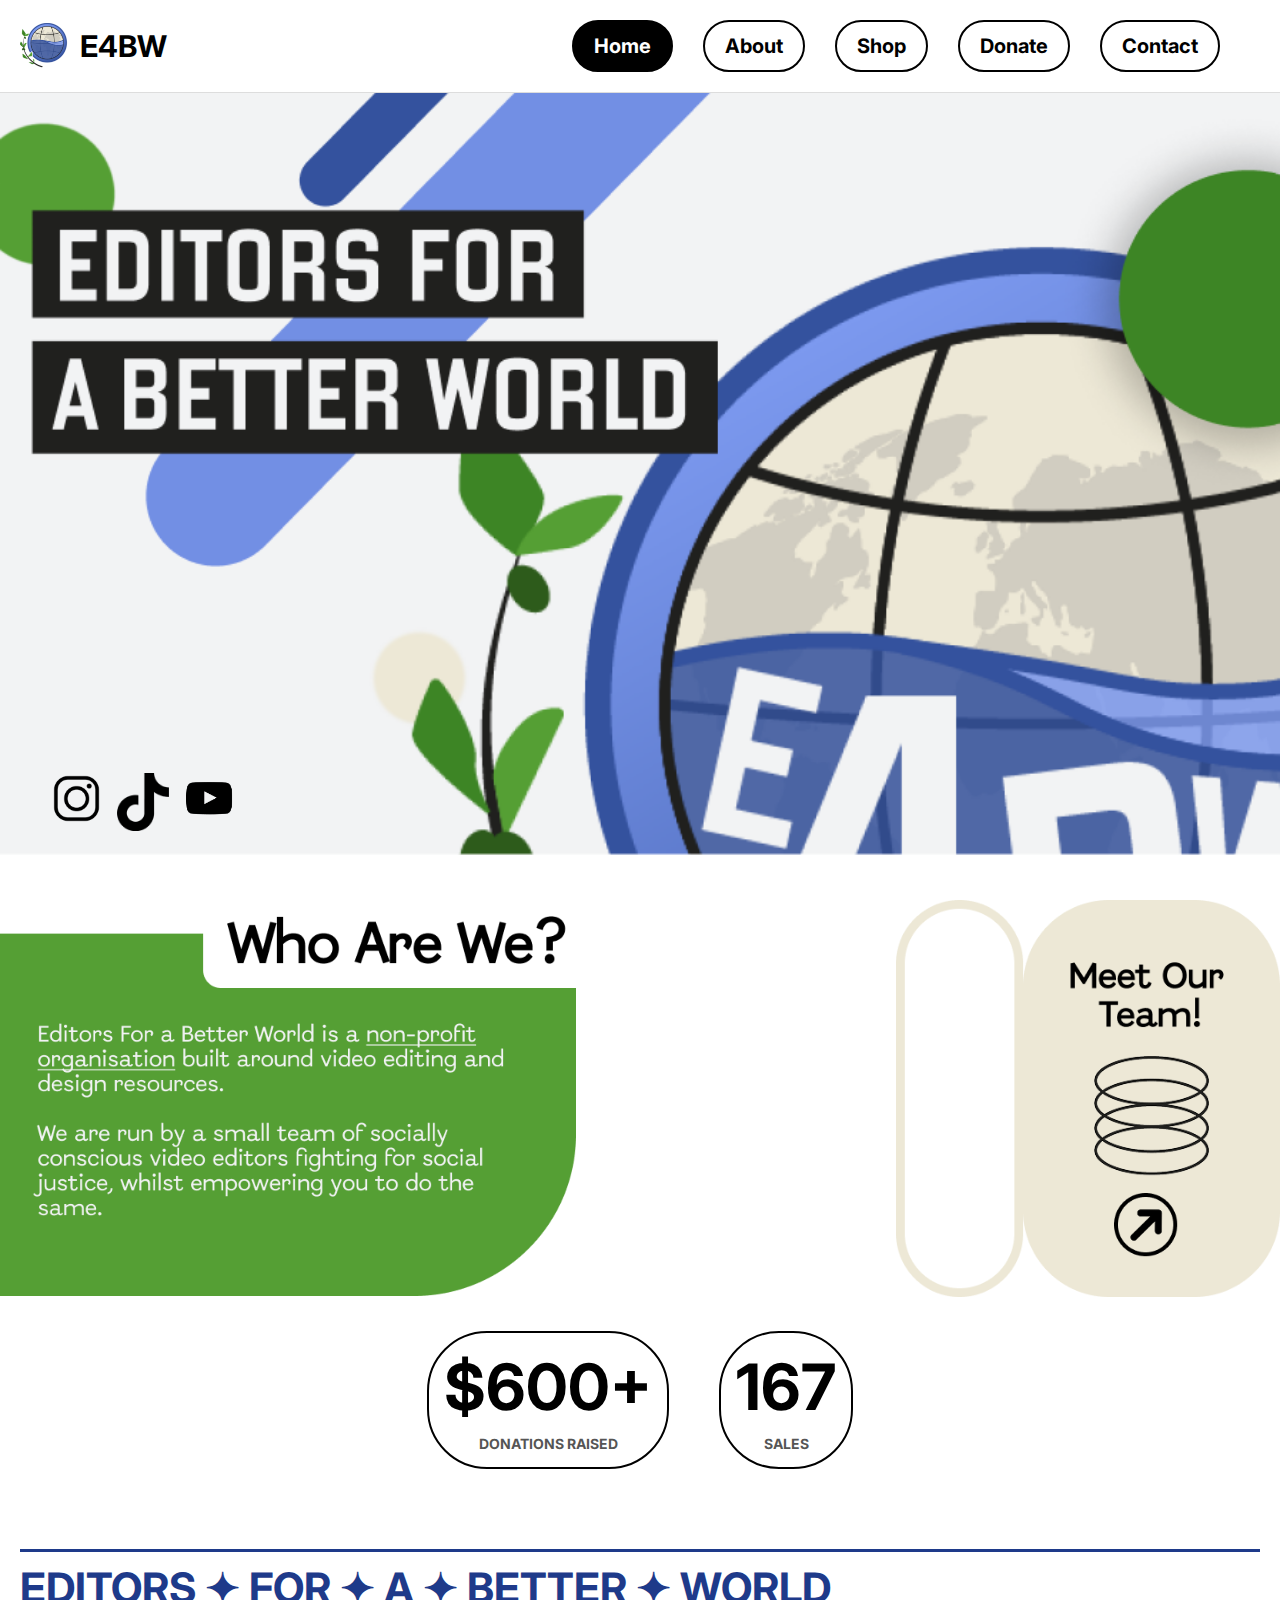
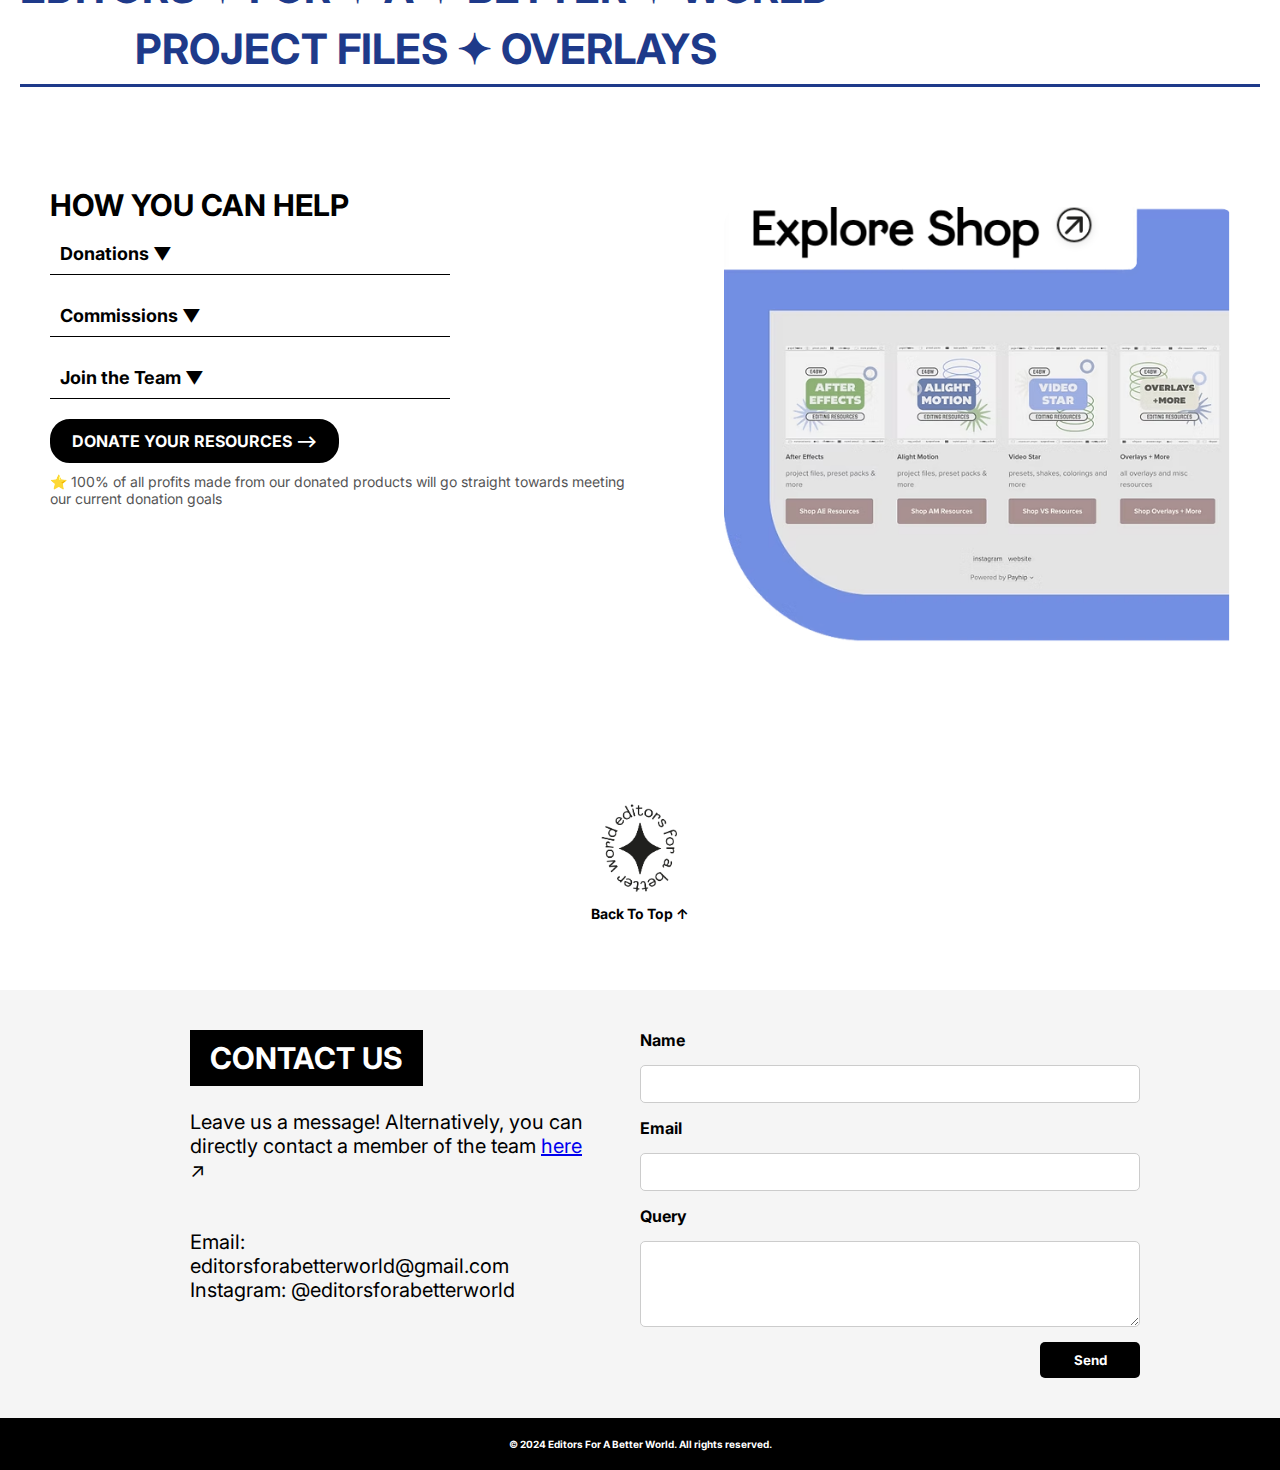
<file: index.html>
<!DOCTYPE html>
<html lang="en">
<head>
    <!-- Meta Information -->
    <meta charset="UTF-8">
    <meta name="viewport" content="width=device-width, initial-scale=1.0">
    <title>E4BW | Editors For A Better World</title>
    <link rel="stylesheet" href="css/homepage.css"> <!-- Link to CSS file -->
    <link href="https://fonts.googleapis.com/css2?family=Inter:wght@400;700&display=swap" rel="stylesheet">
    <script src="js/script.js"></script>

</head>
<body>

    <!-- Header Section with Navigation -->
    <header>
        <nav>
            <div class="logo">
                <img src="Homepage/WORDMARK.png" alt="E4BW Logo">
                <span>E4BW</span>
            </div>
            <ul>
                <li><a href="index.html" class="active">Home</a></li>
                <li class="dropdown">
                    <a href="#about">About</a>
                    <ul class="dropdown-menu">
                        <li><a href="our-story.html">Our Story</a></li>
                        <li><a href="meet-the-team.html">Meet the Team</a></li> <!-- Redirects to another webpage -->
                        <li><a href="join-us.html">Join the Team</a></li>
                    </ul>
                </li>
                <li><a href="https://payhip.com/editorsforabetterworld">Shop</a></li>
                <li><a href="donation.html">Donate</a></li>
                <li><a href="#contact">Contact</a></li>
            </ul>
        </nav>
        
    </header>

    <!-- Hero Section -->
    <section id="home" class="hero">
        <div class="hero-image">
            <img src="Homepage/hero_banner.png" alt="E4BW Hero Banner">
        </div>

        <!-- Clickable Social Media Icons (Positioned Absolutely) -->
        <div class="social-icons">
            <a href="https://www.instagram.com/editorsforabetterworld/" target="_blank">
                <img class="icon-instagram" src="Homepage/instagram.png" alt="Instagram">
            </a>
            <a href="https://www.tiktok.com/@editorsforabetterworld" target="_blank">
                <img class="icon-tiktok" src="Homepage/tiktok.png" alt="TikTok">
            </a>
            <a href="https://www.youtube.com/@editorsforabetterworld" target="_blank">
                <img class="icon-youtube" src="Homepage/youtube.png" alt="YouTube">
            </a>
        </div>
    </section>

    <!-- About Section -->
<section id="about" class="about-section">
    <div class="about-container">
        <!-- "Who Are We?" Background Image -->
        <div class="about-text">
            <img class="about-image" src="Homepage/who_are_we.png" alt="Who Are We? Background">
        </div>

        <!-- "Meet Our Team" Section -->
        <div class="team-graphic">
            <img class="team-image" src="Homepage/Meet_our_team.png" alt="Meet Our Team">
            <div class="redirect-arrow1">
                <a href="meet-the-team.html">
                    <img class="redirection_arrow1" src="Homepage/redirect_arrow.png" alt="arrow">
                </a>
                </div>
        </div>
    </div>
</section>

     
    <!-- Statistics Section -->
    <section class="stats-section">
        <div class="stats">
            <div class="stat-box">
                <h3>$600+</h3>
                <p>DONATIONS RAISED</p>
            </div>
            <div class="stat-box">
                <h3>167</h3>
                <p>SALES</p>
            </div>
        </div>
    </section>

    <!-- Project Files Over Section -->
    <section class="project-files">
        <div class="project-divider"></div>
        <div class="marquee">
            <div class="marquee-content">
                <h2>EDITORS ✦ FOR ✦ A ✦ BETTER ✦ WORLD</h2>
                <h2>PROJECT FILES ✦ OVERLAYS</h2>
            </div>
        </div>
        <div class="project-divider"></div>
    </section>

  <!-- How You Can Help & Explore Shop Section -->
<section class="help-shop">
    <div class="help-container">
        <div class="help-text">
            <h2>HOW YOU CAN HELP</h2>

            <div class="dropdown">
                <button class="dropdown-btn">Donations ▼</button>
                <div class="dropdown-content">
                    <p>Donate your resources to add to our Payhip! 
                        You can donate using this
                        <a href="donation.html" target="_blank" class="help-link">link</a>.
                    </p>
                </div>
            </div>

            <div class="dropdown">
                <button class="dropdown-btn">Commissions ▼</button>
                <div class="dropdown-content">
                    <p>In the future, we intend to establish a commission system that 
                       will facilitate connections between individuals seeking editing
                       services and qualified editors, allowing them to collaborate on 
                        a commission basis.
                    </p>
                </div>
            </div>

            <div class="dropdown">
                <button class="dropdown-btn">Join the Team ▼</button>
                <div class="dropdown-content">
                    <p>Join our admin team to directly help out in our organization's 
                        mission. More Information
                        <a href="join-us.html" target="_blank" class="help-link">here</a>.
                    </p>
                </div>
            </div>

            <a href="donation.html" class="donate-button">DONATE YOUR RESOURCES ⟶</a>
            <p class="donation-info">⭐ 100% of all profits made from our donated products will go straight towards meeting our current donation goals</p>
        </div>
    </div>

    <!-- Right: Explore Shop -->
    <div class="shop-section">
        <div class="shop-header">
            <h2 class="shop-title">
                <a href="https://payhip.com/editorsforabetterworld" target="_blank" style="text-decoration: none; color: inherit;">
                 
            </h2>
        </div>
        <div class="shop-box">
            <img src="Homepage/explore_shop.png" alt="Explore Shop" class="explore-shop-img">
        </div>
    </div>
    
</section>

<!-- Back to Top Button -->
<div class="back-to-top" onclick="scrollToTop()">
    <img src="Homepage/back-to-top.png" alt="Back to Top" class="back-to-top-img">
    <p>Back To Top ↑</p>
    <br>
    <br>
    <br>
    <br>
</div>


<!-- Contact Us Section -->
<section id="contact" class="contact-section">
    <div class="contact-container">
        <!-- Left Side: Contact Title & Description -->
        <div class="contact-info">
            <h2 class="contact-title">CONTACT US</h2>
            <br>
            <br>
            <p>Leave us a message! Alternatively, you can directly contact a member of the team 
                <a href="meet-the-team.html" target="_blank">here</a> ↗
            <p>
            <br>
            <br>
            <p>Email:<p>
            </p> editorsforabetterworld@gmail.com<p>
            <p>Instagram: @editorsforabetterworld</p>
                
            </p>
        </div>

        <!-- Right Side: Contact Form -->
        <div class="contact-form-container">
            <form 
            class="contact-form"
            action="https://formspree.io/f/mldjkblq" 
            method="POST"
            >
            <label for="name">Name</label>
            <input type="text" id="name" name="name" required>

            <label for="email">Email</label>
            <input type="email" id="email" name="email" required>

            <label for="query">Query</label>
            <textarea id="query" name="query" rows="4" required></textarea>

            <button type="submit">Send</button>
            </form>
        </div>
    </div>
</section>


<!-- Footer -->
<footer>
    <p>© 2024 Editors For A Better World. All rights reserved.</p>
</footer>


</body>
</html>
</file>
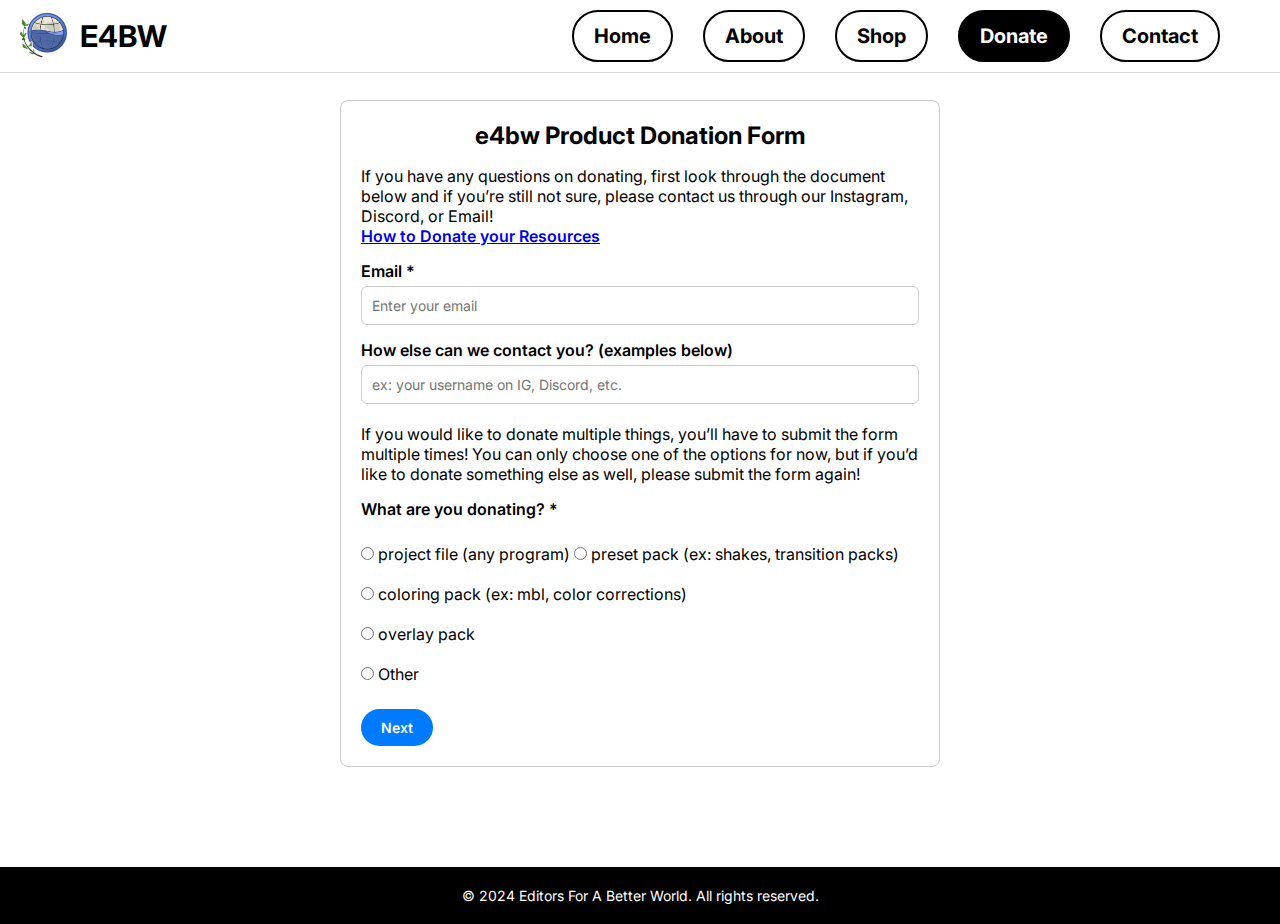
<file: donation.html>
<!DOCTYPE html>
<html lang="en">
<head>
    <!-- Meta Information -->
    <meta charset="UTF-8">
    <meta name="viewport" content="width=device-width, initial-scale=1.0">
    <title>E4BW | Editors For A Better World</title>
    <link rel="stylesheet" href="css/donation.css"> 
    <link href="https://fonts.googleapis.com/css2?family=Inter:wght@400;700&display=swap" rel="stylesheet">

</head>
<body>

    <!-- Header Section with Navigation -->
    <header>
        <nav>
            <div class="logo">
                <img src="Homepage/WORDMARK.png" alt="E4BW Logo">
                <span>E4BW</span>
            </div>
            <ul>
                <li><a href="index.html" >Home</a></li>
                <li class="dropdown">
                    <a href="#about">About</a>
                    <ul class="dropdown-menu">
                        <li><a href="our-story.html">Our Story</a></li>
                        <li><a href="meet-the-team.html">Meet the Team</a></li> 
                        <li><a href="join-us.html">Join the Team</a></li>
                    </ul>
                </li>
                <li><a href="https://payhip.com/editorsforabetterworld">Shop</a></li>
                <li><a href="#donate" class="active">Donate</a></li>
                <li><a href="#contact">Contact</a></li>
            </ul>
        </nav>
        
    </header>


    <div class="form-container">
        <form>
        <h2>e4bw Product Donation Form</h2>
    
        <!-- Step 1: Basic Info -->
        <div class="form-step active" id="step-1">
          <p>
            If you have any questions on donating, first look through the document below 
            and if you’re still not sure, please contact us through our Instagram, Discord, or Email!
          </p>
          <p>
            <a 
              href="https://docs.google.com/document/d/1lu1vWp1zMI8IsATkTvWq2XJn_I-YEGrFiOo52zffxr4/edit?tab=t.0#heading=h.q3h7pww424pt" 
              class="blue-link" 
              target="_blank"
            >
              How to Donate your Resources
            </a>
          </p>
    
          <label for="email">Email *</label>
          <input type="email" id="email" name="email" placeholder="Enter your email" required />
    
          <label for="contactMethod">How else can we contact you? (examples below)</label>
          <input type="text" id="contactMethod" name="contactMethod" placeholder="ex: your username on IG, Discord, etc." />
    
          <p>
            <br>
            If you would like to donate multiple things, you’ll have to submit the form multiple times! 
            You can only choose one of the options for now, but if you’d like to donate something else as well, please submit the form again!
          </p>
          
          <label>What are you donating? *</label>
          <div class="radio-group">
            <label><input type="radio" name="donationType" value="Project File" required /> project file (any program)</label>
            <label><input type="radio" name="donationType" value="Preset Pack" /> preset pack (ex: shakes, transition packs)</label>
            <label><input type="radio" name="donationType" value="Coloring Pack" /> coloring pack (ex: mbl, color corrections)</label><br>
            <label><input type="radio" name="donationType" value="Coloring Pack" /> overlay pack</label><br>
            <label><input type="radio" name="donationType" value="Other" /> Other</label>
          </div>
    
          <!-- Navigation Buttons for Step 1 -->
          <div class="form-navigation">
            <button type="button" class="btn-next" id="nextBtn1">Next</button>
          </div>
        </div>
    
        <!-- STEP 2 (matches your screenshot layout) -->
    <div class="form-step" id="step-2">
        <h3>Other Products</h3>
        <p>Reminder: A minimum of 5 presets, colorings, or overlays is required to donate as a pack.</p>
  
        <label>What program do you use?</label>
        <div class="radio-group">
          <label>
            <input type="radio" name="programUsed" value="Alight Motion (xml link)">
            Alight Motion (xml link)
          </label><br>
          <label>
            <input type="radio" name="programUsed" value="After Effects">
            Alight Motion (qr code)
          </label><br>
          <label>
            <input type="radio" name="programUsed" value="Video Star">
            After Effects
          </label><br>
          <label>
            <input type="radio" name="programUsed" value="Sony Vegas Pro">
            Video Star
          </label><br>
          <label>
            <input type="radio" name="programUsed" value="Sony Vegas Pro">
            Sony Vegas Pro
          </label><br>
          <label>
            <input type="radio" name="programUsed" value="Sony Vegas Pro">
            Other
          </label><br>
        </div>
  
        <label>Would you like to have your edit on TikTok and Instagram Reels for promotional purposes?</label>
        <div class="radio-group">
          <label>
            <input type="radio" name="promotionalMention" value="Yes">
            Yes
          </label><br>
          <label>
            <input type="radio" name="promotionalMention" value="Yes">
            No
          </label><br>
          <label>
            <input type="radio" name="promotionalMention" value="No">
            Other
          </label>
        </div>
  
        <label for="donationItem">What are you donating?</label>
        <input 
          type="text" 
          id="donationItem" 
          name="donationItem" 
          placeholder="ex: overlays, transitions, etc." 
        />
  
        <label for="productExplanation">Briefly explain your product.</label>
        <textarea 
          id="productExplanation" 
          name="productExplanation" 
          rows="3" 
          placeholder="Any instructions or details about your product..."
        ></textarea>
  
        <p>
          Please read through the appropriate part of this 
          <a href="#" class="blue-link">document</a> 
          for instructions on how to donate. If anything is unclear, please message us on Instagram or Gmail.
        </p>
  
        <label for="resourceLink">Please copy and paste the mega/icloud/google drive link to your resource!</label>
        <input 
          type="text" 
          id="resourceLink" 
          name="resourceLink" 
          placeholder="URL to your resource" 
        />
  
        <p>
          Please let us know if you used a mega link! (Even if you chose “talk about link” just in case!)
        </p>
        <input 
          type="text" 
          id="donationItem" 
          name="donationItem" 
          placeholder="ex: overlays, transitions, etc." 
        />
  
        <!-- Navigation Buttons for Step 2 -->
        <div class="form-navigation">
          <button type="button" class="btn-prev" id="prevBtn2">Back</button>
          <!-- If this is your last step, change to type="submit" and rename to "Submit" -->
          <button type="button" class="btn-next" id="nextBtn2">Next</button>
        </div>
      </div>
    

    <!-- STEP 3 (Donation Preview) -->
    <div class="form-step" id="step-3">
        <h3>Donation Preview</h3>
        <ul>
          <li>Each product includes a preview to demonstrate its features and functionality.</li>
          <li>For project files, the preview may be the edit itself.</li>
          <li>For transition or coloring packs, a video demonstration is recommended.</li>
          <li>For overlay packs, please create a video showcasing the overlays.</li>
        </ul>
  
        <label for="previewUpload">Add your donation preview here</label>
        <input 
          type="file" 
          id="previewUpload" 
          name="previewUpload" 
          accept="video/*, image/*"
        />
  
        <p>
          We will upload your preview to our YouTube channel to ensure it is available on our Payhip. 
          We can use your YouTube links from your personal channel, 
          as we may consider uploading to our channel if yours is closed or deactivated.
        </p>
  
        <label for="thumbnailUpload">Upload your thumbnail here</label>
        <input 
          type="file" 
          id="thumbnailUpload" 
          name="thumbnailUpload" 
          accept="image/*"
        />
  
        <p>
          Provide a clear, high-quality cover image that effectively showcases your product's key features 
          for use as the product thumbnail.
        </p>
  
        <!-- Navigation Buttons for Step 3 -->
        <div class="form-navigation">
          <button type="button" class="btn-prev" id="prevBtn3">Back</button>
          <!-- If this is your final step, change this to type="submit" or handle submission -->
          <button type="button" class="btn-next" id="nextBtn3">Next</button>
        </div>
      </div>
    </div>
  
    <!-- STEP 4 (Final Confirmation) -->
    <div class="form-step" id="step-4">
        <h3>And You’re Done!</h3>
        <p>
          I understand that I am giving e4bw the right to use my product for both marketing purposes 
          and for future projects such as giveaways. *
        </p>
        <div class="radio-group">
          <label>
            <input type="radio" name="finalConsent" value="I Understand" required>
            I understand
          </label>
        </div>

        <label for="questions">Any questions?</label>
        <textarea 
          id="questions" 
          name="questions" 
          rows="3" 
          placeholder=""
        ></textarea>

        <p>
          We will contact you using the email provided in the beginning of the form.
        </p>

        <!-- Navigation Buttons for Step 4 (final) -->
        <div class="form-navigation">
          <button type="button" class="btn-prev" id="prevBtn4">Back</button>
          <!-- Final form submission -->
          <button type="submit" class="btn-submit">Submit</button>
        </div>
      </div>
    </div>
  </form>
  </div>



  <!-- Example Footer -->
  <footer>
    <p>© 2024 Editors For A Better World. All rights reserved.</p>
  </footer>

  <!-- JavaScript -->
  <script src="js/donation.js"></script>
</body>
</html>
</file>
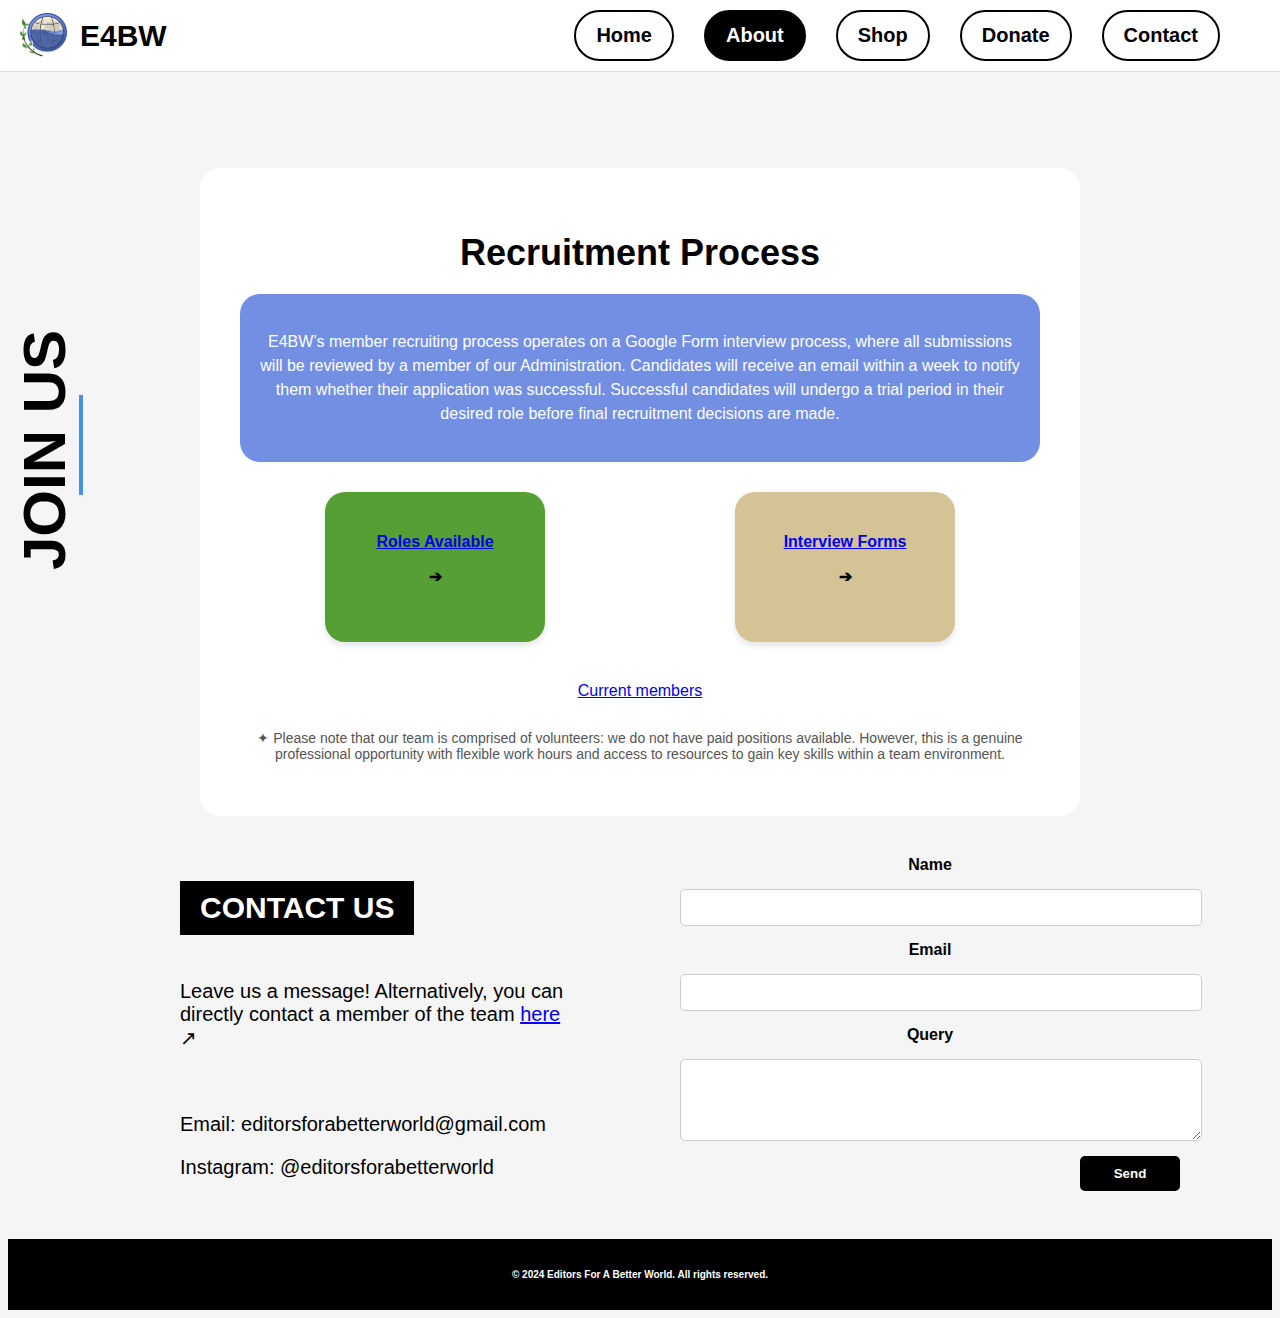
<file: join-us.html>
<!DOCTYPE html>
<html lang="en">
<head>
    <meta charset="UTF-8">
    <meta name="viewport" content="width=device-width, initial-scale=1.0">
    <title>Join Us | E4BW</title>
    <link rel="stylesheet" href="css/join-us.css">
</head>
<body>
    <!-- Header (Same as Homepage) -->
    <header>
        <nav>
            <div class="logo">
                <img src="Homepage/WORDMARK.png" alt="E4BW Logo">
                <span>E4BW</span>
            </div>
            <ul>
                <li><a href="index.html">Home</a></li>
                <li class="dropdown">
                    <a href="#about"  class="active">About</a>
                    <ul class="dropdown-menu">
                        <li><a href="our-story.html">Our Story</a></li>
                        <li><a href="meet-the-team.html">Meet the Team</a></li>
                        <li><a href="join-us.html" class="active">Join the Team</a></li>
                    </ul>
                </li>
                <li><a href="https://payhip.com/editorsforabetterworld">Shop</a></li>
                <li><a href="donation.html">Donate</a></li>
                <li><a href="#contact">Contact</a></li>
            </ul>
        </nav>
    </header>

    <!-- Main Content -->
    <div class="vertical-text">JOIN US</div>
    <div class="join-us-container">
        <h1 class="join-us-title">Recruitment Process</h1>
        <div class="recruitment-info">
            <p class="info-text">
                E4BW’s member recruiting process operates on a Google Form interview process, where all submissions will be reviewed by a member of our Administration. Candidates will receive an email within a week to notify them whether their application was successful. Successful candidates will undergo a trial period in their desired role before final recruitment decisions are made.
            </p>
        </div>
        <div class="join-options">
            <div class="option-box roles">

                <a href="roles-available.html">Roles Available</a>
                <p>➔</p>
            </div>
            <div class="option-box interviews">
                <a href="https://docs.google.com/forms/d/1nJfpM6Jk_AErac_WxSLCiDqBIBP9ZxavNE-djxdtBTw/edit">Interview Forms</a>
                <p>➔</p>
            </div>
        </div>
        <div class="current-members">
            <li><a href="meet-the-team.html">Current members</a></li>
        </div>
        <p class="volunteer-note">
            ✦ Please note that our team is comprised of volunteers: we 
            do not have paid positions available. However, this is a genuine 
            professional opportunity with flexible work hours and access to 
            resources to gain key skills within a team environment.
        </p>
    </div>
    <!-- Contact Us Section -->
<section id="contact" class="contact-section">
    <div class="contact-container">
        <!-- Left Side: Contact Title & Description -->
        <div class="contact-info">
            <h2 class="contact-title">CONTACT US</h2>
            <p>Leave us a message! Alternatively, you can directly contact a member of the team 
                <a href="meet-the-team.html" target="_blank">here</a> ↗
            <p>
            <br>
            <p>Email: editorsforabetterworld@gmail.com<p>
            <p>Instagram: @editorsforabetterworld</p>
                
            </p>
        </div>

        <!-- Right Side: Contact Form -->
        <div class="contact-form-container">
            <form 
            class="contact-form"
            action="https://formspree.io/f/mldjkblq" 
            method="POST"
            >
            <label for="name">Name</label>
            <input type="text" id="name" name="name" required>

            <label for="email">Email</label>
            <input type="email" id="email" name="email" required>

            <label for="query">Query</label>
            <textarea id="query" name="query" rows="4" required></textarea>

            <button type="submit">Send</button>
            </form>
        </div>
    </div>
</section>


<!-- Footer -->
<footer>
    <p>© 2024 Editors For A Better World. All rights reserved.</p>
</footer>
</body>
</html>
</file>
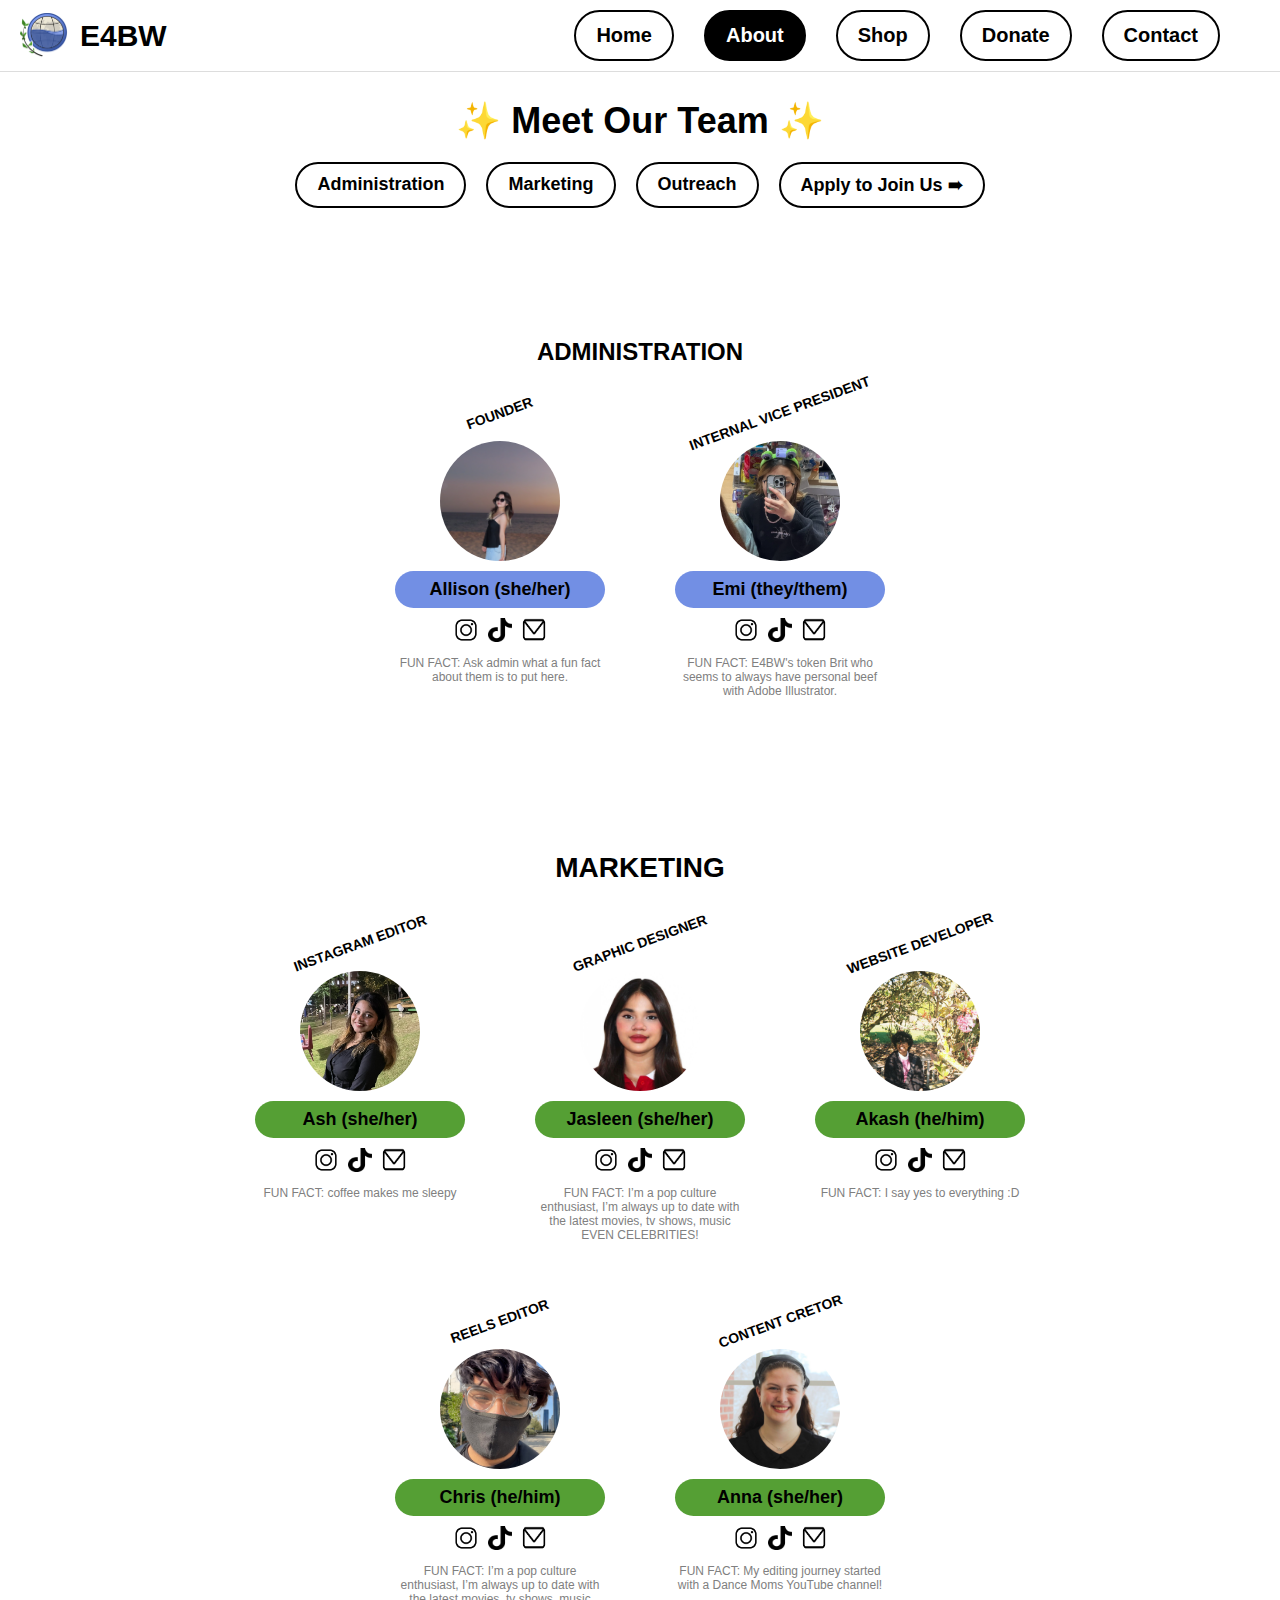
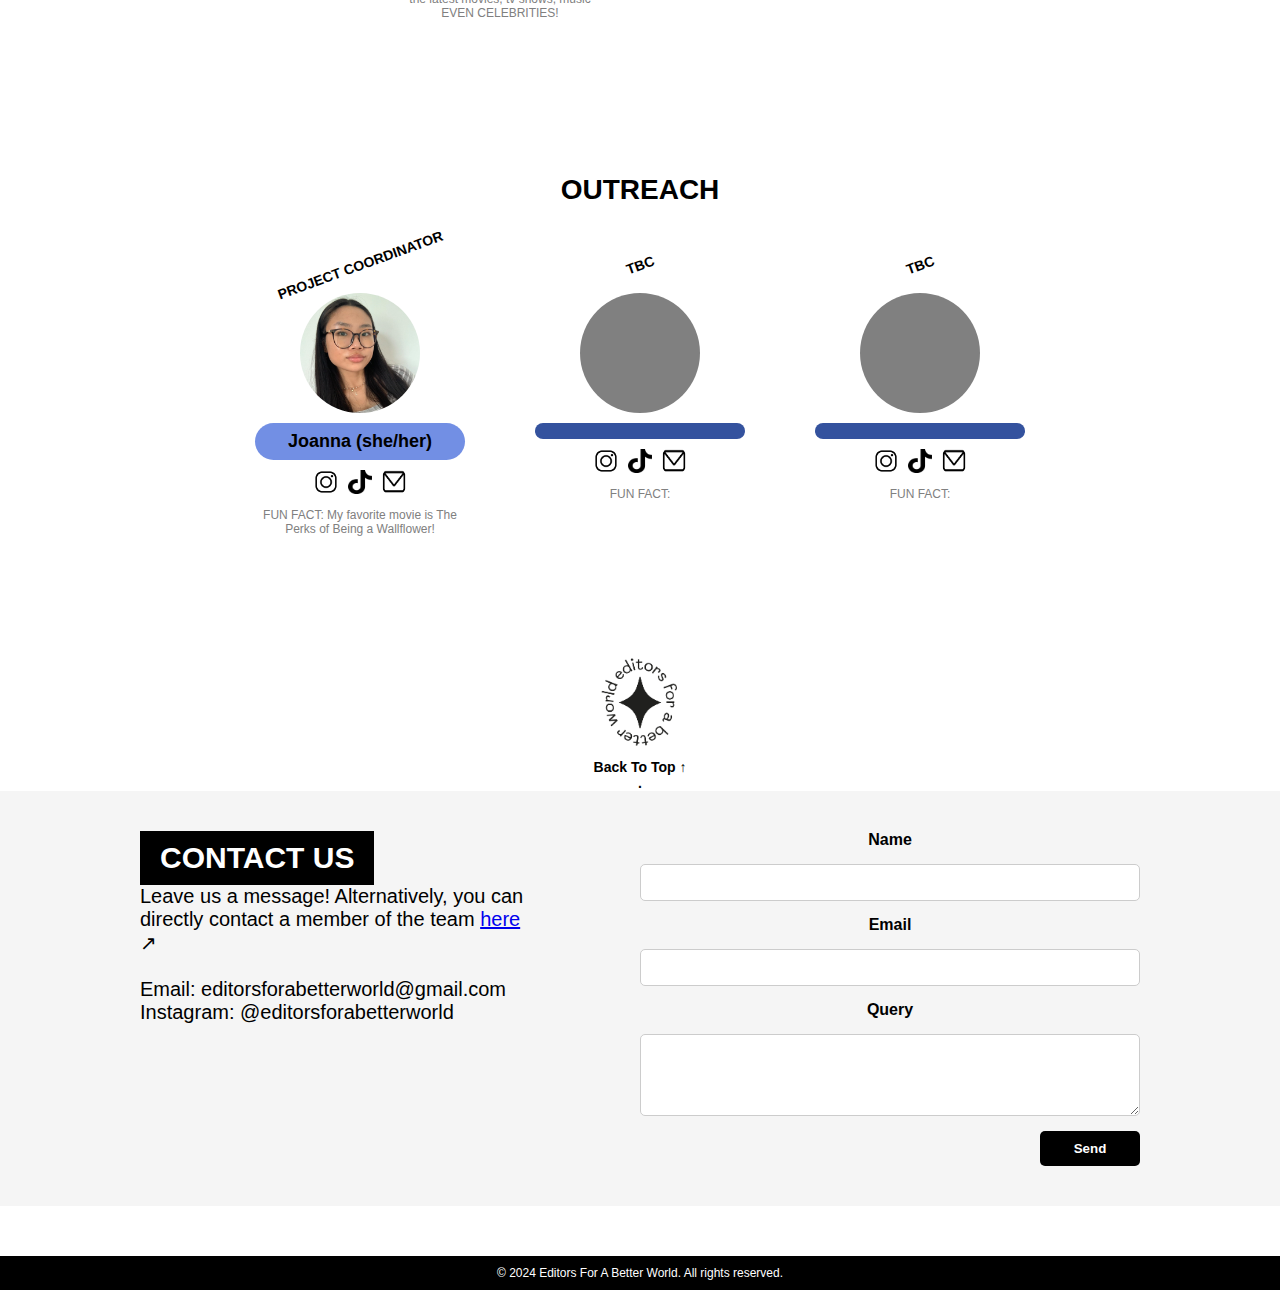
<file: meet-the-team.html>
<!DOCTYPE html>
<html lang="en">
<head>
    <meta charset="UTF-8">
    <meta name="viewport" content="width=device-width, initial-scale=1.0">
    <title>Meet Our Team | E4BW</title>
    <link rel="stylesheet" href="css/meet-the-team.css">
    <script src="js/meet-the-team.js" defer></script>
    <style>
        html {
            scroll-behavior: smooth; /* Smooth scrolling for better UX */
        }
    </style>
</head>
<body>

    <!-- Header (Same as Homepage) -->
    <header>
        <nav>
            <div class="logo">
                <img src="Homepage/WORDMARK.png" alt="E4BW Logo">
                <span>E4BW</span>
            </div>
            <ul>
                <li><a href="index.html">Home</a></li>
                <li class="dropdown">
                    <a href="#about"  class="active">About</a>
                    <ul class="dropdown-menu">
                        <li><a href="our-story.html">Our Story</a></li>
                        <li><a href="meet-the-team.html" class="active">Meet the Team</a></li>
                        <li><a href="join-us.html">Join the Team</a></li>
                    </ul>
                </li>
                <li><a href="https://payhip.com/editorsforabetterworld">Shop</a></li>
                <li><a href="#donate">Donate</a></li>
                <li><a href="#contact">Contact</a></li>
            </ul>
        </nav>
    </header>

    <!-- Meet the Team Section -->
    <section class="meet-team">
        <h1>✨ Meet Our Team ✨</h1>
        <div class="team-navigation">
            <a href="#administration">Administration</a>
            <a href="#marketing">Marketing</a>
            <a href="#outreach">Outreach</a>
            <a href="join-us.html">Apply to Join Us ➠</a>
        </div>

        <!-- Administration Section -->
        <section id="administration" class="administration-section">
            <br>
            <br>
            <br>
            <br>
            <br>
            <h2>ADMINISTRATION</h2>
            <br>
            <div class="team-grid">
                <!-- Founder -->
                <!-- Founder -->
                <div class="team-member">
                    <p class="title">FOUNDER</p>
                    <img class="profile-image" src="Homepage/allison.png" alt="Allison's Photo">
                    <p class="name-blue">Allison (she/her)</p>
                    <div class="icons">
                        <a href="https://www.instagram.com/editorsforabetterworld/" target="_blank">
                            <img src="Homepage/instagram.png" alt="Instagram">
                        </a>
                        <a href="https://www.instagram.com/editorsforabetterworld/" target="_blank">
                            <img src="Homepage/tiktok.png" alt="TikTok">
                        </a>
                        <a href="https://www.instagram.com/editorsforabetterworld/" target="_blank">
                            <img src="Homepage/email.png" alt="Email">
                        </a>
                    </div>
                    <p class="fun-fact">FUN FACT: Ask admin what a fun fact about them is to put here.</p>
                </div>

                <!-- Internal Vice President -->
                <div class="team-member">
                    <p class="title">INTERNAL VICE PRESIDENT</p>
                    <img class="profile-image" src="Homepage/Emi.png" alt="Emi's Photo">
                    <p class="name-blue">Emi (they/them)</p>
                    <div class="icons">
                        <a href="https://www.instagram.com/imeluvj/" target="_blank">
                            <img src="Homepage/instagram.png" alt="Instagram">
                        </a>
                        <a href="" target="_blank">
                            <img src="Homepage/tiktok.png" alt="TikTok">
                        </a>
                        <a href="" target="_blank">
                            <img src="Homepage/email.png" alt="Email">
                        </a>
                    </div>
                    <p class="fun-fact">FUN FACT: E4BW's token Brit who seems to always have personal beef with Adobe Illustrator.</p>
                </div>

                
            </div>
        </section>

        <!-- Marketing Section -->
        <section id="marketing" class="marketing-section">
            <br>
            <br>
            <br>
            <h2>MARKETING</h2>
            <div class="marketing-grid">
                <!-- Instagram Editor-->
                <div class="marketing-member">
                    <p class="title">INSTAGRAM EDITOR</p>
                    <img class="profile-image" src="Homepage/Ash.png" alt="Ash's Photo">
                    <p class="name-green">Ash (she/her)</p>
                    <div class="icons">
                        <a href="https://www.instagram.com/evliqtic/" target="_blank">
                            <img src="Homepage/instagram.png" alt="Instagram">
                        </a>
                        <a href="https://youtube.com/@evliqtic" target="_blank">
                            <img src="Homepage/tiktok.png" alt="TikTok">
                        </a>
                        <a href="" target="_blank">
                            <img src="Homepage/email.png" alt="Email">
                        </a>
                    </div>
                    <p class="fun-fact">FUN FACT: coffee makes me sleepy</p>
                </div>

                <!-- Graphic Designer -->
                <div class="marketing-member">
                    <p class="title">GRAPHIC DESIGNER</p>
                    <img class="profile-image" src="Homepage/Jasleen.png" alt="Jasleen's Photo">
                    <p class="name-green">Jasleen (she/her)</p>
                    <div class="icons">
                        <a href="https://www.instagram.com/j4sv.erse?igsh=MXd4Z2o0NTMzcDA2Yg==" target="_blank">
                            <img src="Homepage/instagram.png" alt="Instagram">
                        </a>
                        <a href="https://youtube.com/@jasaquac?si=Ru3Qmo3No3paH4NO" target="_blank">
                            <img src="Homepage/tiktok.png" alt="TikTok">
                        </a>
                        <a href="https://www.instagram.com/editorsforabetterworld/" target="_blank">
                            <img src="Homepage/email.png" alt="Email">
                        </a>
                    </div>
                    <p class="fun-fact">FUN FACT: I’m a pop culture enthusiast, I’m always up to date with the latest movies, tv shows, music EVEN CELEBRITIES! </p>
                </div>

                <!-- External Vice President -->
                <div class="marketing-member">
                    <p class="title">WEBSITE DEVELOPER</p>
                    <img class="profile-image" src="Homepage/Akash.png.jpeg" alt="Akash's Photo">
                    <p class="name-green">Akash (he/him)</p>
                    <div class="icons">
                        <a href="https://www.instagram.com/__.akash_raj.__/" target="_blank">
                            <img src="Homepage/instagram.png" alt="Instagram">
                        </a>
                        <a href="https://www.instagram.com/editorsforabetterworld/" target="_blank">
                            <img src="Homepage/tiktok.png" alt="TikTok">
                        </a>
                        <a href="https://www.instagram.com/editorsforabetterworld/" target="_blank">
                            <img src="Homepage/email.png" alt="Email">
                        </a>
                    </div>
                    <p class="fun-fact">FUN FACT: I say yes to everything :D</p>
                </div>
                <!-- Reels Editor -->
                <div class="marketing-member">
                    <p class="title">REELS EDITOR</p>
                    <img class="profile-image" src="Homepage/Chris.png" alt="chris's Photo">
                    <p class="name-green">Chris (he/him)</p>
                    <div class="icons">
                        <a href="https://www.instagram.com/potterhead.asap" target="_blank">
                            <img src="Homepage/instagram.png" alt="Instagram">
                        </a>
                        <a href="https://www.tiktok.com/@potterhead.asap" target="_blank">
                            <img src="Homepage/tiktok.png" alt="TikTok">
                        </a>
                        <a href="https://youtube.com/@potterheadasap" target="_blank">
                            <img src="Homepage/email.png" alt="Email">
                        </a>
                    </div>
                    <p class="fun-fact">FUN FACT: I’m a pop culture enthusiast, I’m always up to date with the latest movies, tv shows, music EVEN CELEBRITIES! </p>
                </div>
                
                <!-- Graphic Designer -->
                <div class="marketing-member">
                    <p class="title">CONTENT CRETOR</p>
                    <img class="profile-image" src="Homepage/Anna.png" alt="Anna's Photo">
                    <p class="name-green">Anna (she/her)</p>
                    <div class="icons">
                        <a href="https://www.instagram.com/peachyhina/" target="_blank">
                            <img src="Homepage/instagram.png" alt="Instagram">
                        </a>
                        <a href="https://www.tiktok.com/@peachyhina" target="_blank">
                            <img src="Homepage/tiktok.png" alt="TikTok">
                        </a>
                        <a href="https://www.youtube.com/@peachyhina" target="_blank">
                            <img src="Homepage/email.png" alt="Email">
                        </a>
                    </div>
                    <p class="fun-fact">FUN FACT: My editing journey started with a Dance Moms YouTube channel!</p>
                </div>
                
            </div>
        </section>

    </section>
    <!-- Outreach Section -->
<section id="outreach" class="outreach-section">
    <br>
    <br>
    <br>
    <h2>OUTREACH</h2>
    <div class="outreach-grid">
        <!-- Project coordinator -->
        <div class="team-member">
            <p class="title">PROJECT COORDINATOR</p>
            <img class="profile-image" src="Homepage/Joanna.png" alt="Joanna's Photo">
            <p class="name-blue">Joanna (she/her)</p>
            <div class="icons">
                <a href="https://www.instagram.com/joannatanggg/?hl=en" target="_blank">
                    <img src="Homepage/instagram.png" alt="Instagram">
                </a>
                <a href="https://www.tiktok.com/@sonnyvisions" target="_blank">
                    <img src="Homepage/tiktok.png" alt="TikTok">
                </a>
                <a href="" target="_blank">
                    <img src="Homepage/email.png" alt="Email">
                </a>
            </div>
            <p class="fun-fact">FUN FACT: My favorite movie is The Perks of Being a Wallflower!</p>
        </div>

        <!-- Internal Vice President -->
        <div class="outreach-member">
            <p class="title">TBC</p>
            <div class="profile-placeholder"></div>
            <p class="name-dark-blue"></p>
            <div class="icons">
                <a href="https://www.instagram.com/editorsforabetterworld/" target="_blank">
                    <img src="Homepage/instagram.png" alt="Instagram">
                </a>
                <a href="https://www.instagram.com/editorsforabetterworld/" target="_blank">
                    <img src="Homepage/tiktok.png" alt="TikTok">
                </a>
                <a href="https://www.instagram.com/editorsforabetterworld/" target="_blank">
                    <img src="Homepage/email.png" alt="Email">
                </a>
            </div>
            <p class="fun-fact">FUN FACT: </p>
        </div>

        <!-- External Vice President -->
        <div class="outreach-member">
            <p class="title">TBC</p>
            <div class="profile-placeholder"></div>
            <p class="name-dark-blue"></p>
            <div class="icons">
                <a href="https://www.instagram.com/editorsforabetterworld/" target="_blank">
                    <img src="Homepage/instagram.png" alt="Instagram">
                </a>
                <a href="https://www.instagram.com/editorsforabetterworld/" target="_blank">
                    <img src="Homepage/tiktok.png" alt="TikTok">
                </a>
                <a href="https://www.instagram.com/editorsforabetterworld/" target="_blank">
                    <img src="Homepage/email.png" alt="Email">
                </a>
            </div>
            <p class="fun-fact">FUN FACT: </p>
        </div>
    </div>
</section>

<!-- Back to Top Button -->
<div class="back-to-top" onclick="scrollToTop()">
    <img src="Homepage/back-to-top.png" alt="Back to Top" class="back-to-top-img">
    <p>Back To Top ↑</p>
    <p>       .       </p>
</div>

<!-- Contact Us Section -->
<section id="contact" class="contact-section">
    <div class="contact-container">
        <!-- Left Side: Contact Title & Description -->
        <div class="contact-info">
            <h2 class="contact-title">CONTACT US</h2>
            <p>Leave us a message! Alternatively, you can directly contact a member of the team 
                <a href="meet-the-team.html" target="_blank">here</a> ↗
            <p>
            <br>
            <p>Email: editorsforabetterworld@gmail.com<p>
            <p>Instagram: @editorsforabetterworld</p>
                
            </p>
        </div>

        <!-- Right Side: Contact Form -->
        <div class="contact-form-container">
            <form 
            class="contact-form"
            action="https://formspree.io/f/mldjkblq" 
            method="POST"
            >
            <label for="name">Name</label>
            <input type="text" id="name" name="name" required>

            <label for="email">Email</label>
            <input type="email" id="email" name="email" required>

            <label for="query">Query</label>
            <textarea id="query" name="query" rows="4" required></textarea>

            <button type="submit">Send</button>
            </form>
        </div>
    </div>
</section>


    <!-- Footer -->
    <footer>
        <p>© 2024 Editors For A Better World. All rights reserved.</p>
    </footer>

</body>
</html>
</file>
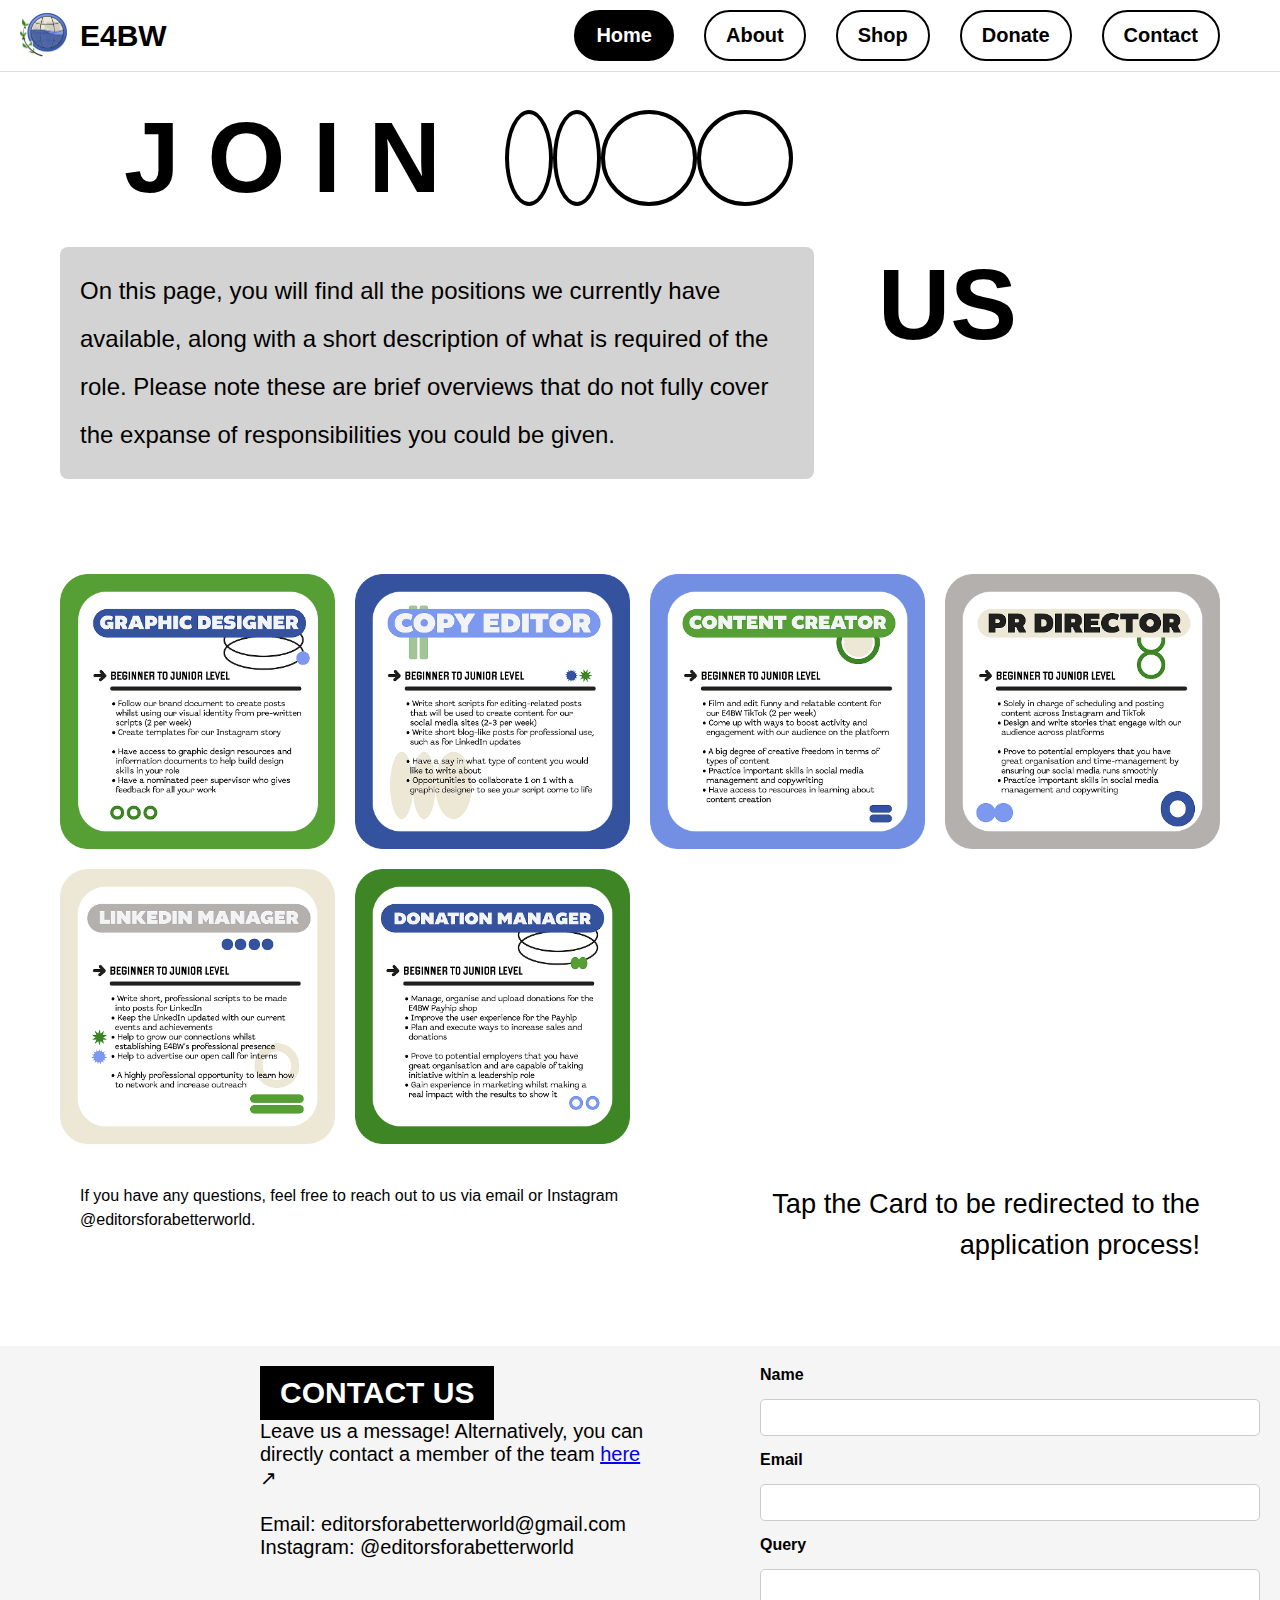
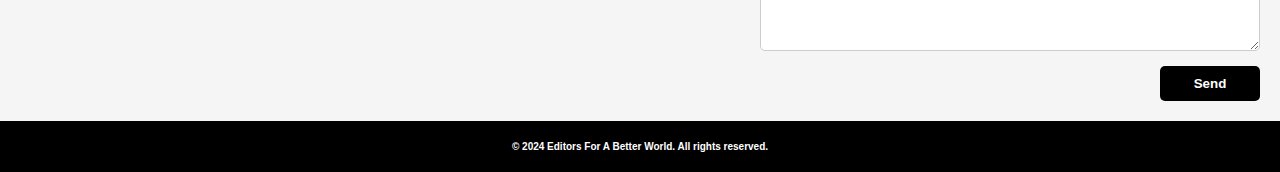
<file: roles-available.html>
<!DOCTYPE html>
<html lang="en">
<head>
  <meta charset="UTF-8" />
  <title>Roles Available | E4BW</title>
  <link rel="stylesheet" href="css/roles-available.css" />
</head>
<body>
  <header>
    <nav>
        <div class="logo">
            <img src="Homepage/WORDMARK.png" alt="E4BW Logo">
            <span>E4BW</span>
        </div>
        <ul>
            <li><a href="index.html" class="active">Home</a></li>
            <li class="dropdown">
                <a href="#about">About</a>
                <ul class="dropdown-menu">
                    <li><a href="our-story.html">Our Story</a></li>
                    <li><a href="meet-the-team.html">Meet the Team</a></li>
                    <li><a href="join-us.html" >Join the Team</a></li>
                </ul>
            </li>
            <li><a href="https://payhip.com/editorsforabetterworld">Shop</a></li>
            <li><a href="donation.html">Donate</a></li>
            <li><a href="#contact">Contact</a></li>
        </ul>
    </nav>
  </header>

  <main class="main-content">
    <!-- TOP SECTION -->
    <section class="top-section">
      <!-- ROW 1: JOIN + 2 ellipses + 2 circles -->
      <div class="row row-one">
        <div class="join-text">J O I N</div>
        <div class="shapes">
          <span class="ellipse"></span>
          <span class="ellipse"></span>
          <span class="circle"></span>
          <span class="circle"></span>
        </div>
      </div>

      <!-- ROW 2: Gray text box (left) + US (right) -->
      <div class="row row-two">
        <div class="description-box">
          <p>
            On this page, you will find all the positions we currently have available,
            along with a short description of what is required of the role.
            Please note these are brief overviews that do not fully cover
            the expanse of responsibilities you could be given.
          </p>
        </div>
        <div class="us-text">US</div>
      </div>
    </section>

    <!-- BOTTOM SECTION: Roles Grid + Footnote -->
    <section class="roles-grid">
      <!-- 6 PNG Cards -->
      <a href="#" class="role-card"><img src="Homepage/graphic_designer_role.png" alt="Graphic Designer" /></a>
      <a href="#" class="role-card"><img src="Homepage/copy_editor_role.png" alt="Copy Editor" /></a>
      <a href="#" class="role-card"><img src="Homepage/content_creator_role.png" alt="Content Jr" /></a>
      <a href="#" class="role-card"><img src="Homepage/PR_director_role.png" alt="PR Director" /></a>
      <a href="#" class="role-card"><img src="Homepage/linkedin_manager_role.png" alt="LinkedIn Manager" /></a>
      <a href="#" class="role-card"><img src="Homepage/donation_manager_role.png" alt="Donation Manager" /></a>
    </section>

    <!-- FOOTNOTE SECTION -->
<div class="footnote">
    <!-- Left Side Text (Font A) -->
    <div class="footnote-left">
      <p>
        If you have any questions, feel free to reach out to us via email or 
        Instagram @editorsforabetterworld.
      </p>
    </div>
  
    <!-- Right Side Text (Font B) -->
    <div class="footnote-right">
      <p>
        Tap the Card to be redirected to the application process!
      </p>
    </div>
  </div>
  
  </main>
   <!-- Contact Us Section -->
<section id="contact" class="contact-section">
    <div class="contact-container">
        <!-- Left Side: Contact Title & Description -->
        <div class="contact-info">
            <h2 class="contact-title">CONTACT US</h2>
            <p>Leave us a message! Alternatively, you can directly contact a member of the team 
                <a href="meet-the-team.html" target="_blank">here</a> ↗
            <p>
            <br>
            <p>Email: editorsforabetterworld@gmail.com<p>
            <p>Instagram: @editorsforabetterworld</p>
                
            </p>
        </div>

        <!-- Right Side: Contact Form -->
        <div class="contact-form-container">
            <form 
            class="contact-form"
            action="https://formspree.io/f/mldjkblq" 
            method="POST"
            >
            <label for="name">Name</label>
            <input type="text" id="name" name="name" required>

            <label for="email">Email</label>
            <input type="email" id="email" name="email" required>

            <label for="query">Query</label>
            <textarea id="query" name="query" rows="4" required></textarea>

            <button type="submit">Send</button>
            </form>
        </div>
    </div>
</section>
 <!-- FOOTER -->
 <footer>
    <p>© 2024 Editors For A Better World. All rights reserved.<p>
    </footer>

</body>
</html>
</file>
<file: css/donation.css>
/* General Styling */
* {
    margin: 0;
    padding: 0;
    box-sizing: border-box;
    font-family: 'Inter', sans-serif;
}

body {
    background-color: white;
    text-align: center;
}

/* Header */
header {
    background-color: white;
    padding: 10px 20px;
    display: flex;
    justify-content: space-between;
    align-items: center;
    border-bottom: 1px solid #ddd;
    width: 100%;
    position: fixed;
    top: 0;
    left: 0;
    z-index: 1000;
}

nav {
    display: flex;
    align-items: right;
    width: 100%;
    max-width: 1200px;
    justify-content: space-between; /* Ensures proper alignment */
}

/* Ensure the logo stays on the left */
.logo {
    display: flex;
    align-items: center;
    margin-right: auto;
}

.logo img {
    width: 50px;
    margin-right: 10px;
}

.logo span {
    font-size: 30px;
    font-weight: bold;
}

/* Navigation List */
nav ul {
    list-style: none;
    display: flex;
    align-items: center; /* Ensure all items are aligned properly */
    justify-content: space-between;
    gap: 30px;
    padding: 0;
    margin: 0;
}

nav ul li {
    position: relative; /* Needed for dropdown positioning */
    display: flex;
    align-items: center;
}

nav ul li a {
    text-decoration: none;
    color: black;
    font-weight: bold;
    font-size: 20px;
    padding: 12px 20px; /* Ensure equal padding for all items */
    border: 2px solid black;
    border-radius: 50px;
    transition: all 0.3s ease;
    display: inline-block;
    white-space: nowrap; 
}

nav ul li a:hover {
    background-color: black;
    color: white;
}
nav ul li a.active {
    background-color: black;
    color: white;
}


/* Dropdown Styles */
.dropdown {
    position: relative;
}

.dropdown-menu {
    display: none;
    position: absolute;
    top: 100%;
    left: 50%;
    transform: translateX(-50%);
    background-color: white;
    box-shadow: 0px 4px 6px rgba(0, 0, 0, 0.1);
    border-radius: 12px;
    width: 190px;
    padding: 10px 0;
    z-index: 1000;
}

.dropdown-menu li {
    list-style: none;
    text-align: center;
}

.dropdown-menu li a {
    display: block;
    padding: 10px 15px;
    text-decoration: none;
    color: black;
    font-weight: bold;
    border: 2px solid black;
    border-radius: 50px;
    margin: 5px;
    transition: background 0.3s ease;
}

.dropdown-menu li a:hover {
    background-color: black;
    color: white;
}

/* Show dropdown on hover */
.dropdown:hover .dropdown-menu {
    display: block;
}

/* Form Container */
.form-container {
    width: 90%;
    max-width: 600px;
    margin: 100px auto; /* Leaves space for fixed header */
    border: 1px solid #ccc;
    border-radius: 8px;
    padding: 20px;
    text-align: left; /* Left-align the form text */
  }
  
  /* Headings inside the form */
  .form-container h2 {
    text-align: center;
    margin-bottom: 1rem;
  }
  .form-container h3 {
    margin-top: 0;
    margin-bottom: 0.5rem;
    text-align: left;
  }
  
  /* Steps */
  .form-step {
    display: none; /* Hide all steps by default */
  }
  .form-step.active {
    display: block; /* Show only the active step */
  }
  
  /* Labels and Inputs */
  label {
    display: block;
    margin: 15px 0 5px;
    font-weight: 600;
  }
  
  input[type="text"],
  input[type="email"],
  select,
  textarea {
    width: 100%;
    padding: 10px;
    border: 1px solid #ccc;
    border-radius: 6px;
    font-size: 14px;
  }
  
  /* Radio & Checkbox Groups */
  .radio-group,
  .checkbox-group {
    margin-top: 10px;
  }
  
  .radio-group label,
  .checkbox-group label {
    display: inline-block;
    margin-bottom: 5px;
    font-weight: normal;
  }
  
  /* For a new line after each radio/checkbox, use <br> or display: block in CSS */
  .radio-group label + br,
  .checkbox-group label + br {
    margin-bottom: 10px; /* Optional spacing between lines */
  }
  
  /* Navigation Buttons */
  .form-navigation {
    display: flex;
    justify-content: space-between;
    margin-top: 20px;
  }
  
  button {
    padding: 10px 20px;
    font-size: 14px;
    border: none;
    border-radius: 50px;
    cursor: pointer;
    font-weight: 600;
    transition: opacity 0.3s ease;
  }
  
  button:hover {
    opacity: 0.9;
  }
  
  .btn-next {
    background-color: #007bff;
    color: #fff;
  }
  
  .btn-prev {
    background-color: #ccc;
    color: #000;
  }
  
  .btn-submit {
    background-color: #28a745;
    color: #fff;
    margin-left: auto;
  }
  
  /* Blue link styling */
  .blue-link {
    color: #0000EE;
    text-decoration: underline;
    font-weight: 600;
  }
  
  /* Footer */
  footer {
    background-color: black;
    color: white;
    text-align: center;
    padding: 20px 0;
    font-size: 14px;
    margin-top: 40px;
  }
</file>
<file: css/join-us.css>
/* General Styling */
html {
    scroll-behavior: smooth;
}

body {
    background-color: #f5f5f5;
    font-family: 'Inter', sans-serif;
    text-align: center;
    padding-top: 10px;
}

header {
    background-color: #fff;
    padding: 10px 20px;
    display: flex;
    justify-content: space-between;
    align-items: center;
    border-bottom: 1px solid #ddd;
    position: fixed; /* Makes navigation stay on top */
    top: 0;
    left: 0;
    width: 100%;
    z-index: 1000; /* Ensures it stays above other elements */
}

nav {
    display: flex;
    align-items: right;
    width: 100%;
    max-width: 1200px;
    justify-content: space-between; /* Ensures proper alignment */
}

.logo {
    display: flex;
    align-items: center;
    margin-right: auto;
}

.logo img {
    width: 50px;
    margin-right: 10px;
}
.logo span {
    font-size: 30px;
    font-weight: bold;
}

nav ul {
    list-style: none;
    display: flex;
    align-items: center; /* Ensure all items are aligned properly */
    justify-content: space-between;
    gap: 30px;
    padding: 0;
    margin: 0;
}

nav ul li {
    position: relative; /* Needed for dropdown positioning */
    display: flex;
    align-items: center;
}

nav ul li a {
    text-decoration: none;
    color: black;
    font-weight: bold;
    font-size: 20px;
    padding: 12px 20px; /* Ensure equal padding for all items */
    border: 2px solid black;
    border-radius: 50px;
    transition: all 0.3s ease;
    display: inline-block;
    white-space: nowrap; 
}

nav ul li a:hover,
nav ul li a.active {
    background-color: black;
    color: white;
}
.dropdown {
    position: relative;
    display: inline-block;
}

/* Style the dropdown menu */
.dropdown-menu {
    display: none;
    position: absolute;
    top: 100%;
    left: 50%;
    transform: translateX(-50%);
    background-color: white;
    box-shadow: 0px 4px 6px rgba(0, 0, 0, 0.1);
    border-radius: 12px; /* Rounded corners */
    width: 190px; /* Ensure width fits */
    padding: 10px 0;
    z-index: 1000;
}

/* Style dropdown menu items */
.dropdown-menu li {
    list-style: none;
    text-align: center;
}

.dropdown-menu li a {
    display: block;
    padding: 10px 15px;
    text-decoration: none;
    color: black;
    font-weight: bold;
    border: 2px solid black;
    border-radius: 50px; /* Ensures button-like shape */
    margin: 5px;
    transition: background 0.3s ease;
    white-space: nowrap; /* Prevents text from wrapping */
}

.dropdown-menu li a:hover {
    background-color: black;
}

/* Show dropdown on hover */
.dropdown:hover .dropdown-menu {
    display: block;
}
/* Join Us Container */
.join-us-container {
    background-color: white;
    max-width: 800px;
    margin: auto;
    padding: 40px;
    border-radius: 20px;
    margin-top: 150px;
    position: relative;
}

.join-us-title {
    font-size: 36px;
    font-weight: bold;
    margin-bottom: 20px;
}

.recruitment-info {
    background-color: #728FE4;
    padding: 20px;
    border-radius: 20px;
    margin-bottom: 30px;
}

.info-text {
    font-size: 16px;
    line-height: 1.5;
    color: white;
}

.join-options {
    display: flex;
    justify-content: space-around;
    flex-wrap: wrap;
    gap: 20px;
}

.option-box {
    width: 220px;
    height: 150px;
    border-radius: 20px;
    display: flex;
    flex-direction: column;
    align-items: center;
    justify-content: center;
    font-weight: bold;
    cursor: pointer;
    box-shadow: 0 4px 6px rgba(0, 0, 0, 0.1);
}

.roles {
    background-color: #559F34;
}

.interviews {
    background-color: #d3c395;
}

.current-members {
    background-color: white;
    border-color: black;
    color: white;
    padding: 10px 20px;
    border-radius: 30px;
    margin-top: 30px;
    display: inline-block;
}
.current-members:hover{
    transform: scale((1.1));
    opacity: 0.8;
}
.volunteer-note {
    font-size: 14px;
    color: #555;
    margin-top: 20px;
}

/* Vertical Text */
.vertical-text {
    writing-mode: vertical-rl;
    transform: rotate(180deg);
    font-size: 60px;
    font-weight: bold;
    position: fixed;
    left: 10px;
    top: 50%;
    transform: translateY(-50%) rotate(180deg);
    z-index: 999;
    display: flex;
    flex-direction: column;
    align-items: center;
}

.vertical-text::after {
    content: "";
    width: 4px;
    height: 100px;
    background-color: #4a90e2;
    margin-top: 10px;
}

/* Responsive Fix for Smaller Screens */
@media (max-width: 768px) {
    .vertical-text {
        font-size: 40px;
        left: 5px;
        top: 40%;
    }

    .vertical-text::after {
        height: 70px;
    }
}

@media (max-width: 480px) {
    .vertical-text {
        display: none;
    }
}
/* Contact Us Section */
.contact-section {
    background-color: #f5f5f5; /* Light gray background */
    padding: 40px;
    width: 100%;
    display: flex;
    justify-content: center;
}

/* Container for Text & Form */
.contact-container {
    display: flex;
    justify-content: space-between; /* Spaces elements apart */
    align-items: flex-start; /* Aligns items at the top */
    max-width: 1000px;
    width: 90%;
}

/* Left Side: Contact Info */
.contact-info {
    flex: 1; /* Takes up left side */
    text-align: left;
    max-width: 40%;
    font-size: 20px;
}

/* Contact Title */
.contact-title {
    background-color: black;
    color: white;
    display: inline-block;
    padding: 10px 20px;
    font-size: 30px;
    font-weight: bold;
}

/* Right Side: Contact Form */
.contact-form-container {
    flex: 1; /* Takes up right side */
    max-width: 50%;
}

/* Form Styling */
.contact-form {
    display: flex;
    flex-direction: column;
    gap: 15px;
}

.contact-form label {
    font-weight: bold;
}

.contact-form input,
.contact-form textarea {
    width: 100%;
    padding: 10px;
    border: 1px solid #ccc;
    border-radius: 5px;
}

.contact-form button {
    background-color: black;
    color: white;
    border: none;
    padding: 10px;
    cursor: pointer;
    font-weight: bold;
    border-radius: 5px;
    width: 100px;
    align-self: flex-end; /* Aligns button to the right */
}
/* Footer Styling */
footer {
    background-color: black; /* Black background */
    color: white; /* White text */
    text-align: center; /* Centers the text */
    padding: 20px 0; /* Adds spacing above and below */
    font-size: 10px;
    font-weight: bold;
    width: 100%; /* Ensures it spans the entire width */
    position: relative; /* Keeps it below other content */
}
</file>
<file: css/meet-the-team.css>
/* General Styling */
* {
    margin: 0;
    padding: 0;
    box-sizing: border-box;
    font-family: 'Inter', sans-serif;
}

body {
    background-color: white;
    text-align: center;
}

/* Header */
header {
    background-color: white;
    padding: 10px 20px;
    display: flex;
    justify-content: space-between;
    align-items: center;
    border-bottom: 1px solid #ddd;
    width: 100%;
    position: fixed;
    top: 0;
    left: 0;
    z-index: 1000;
}

nav {
    display: flex;
    align-items: right;
    width: 100%;
    max-width: 1200px;
    justify-content: space-between; /* Ensures proper alignment */
}

/* Ensure the logo stays on the left */
.logo {
    display: flex;
    align-items: center;
    margin-right: auto;
}

.logo img {
    width: 50px;
    margin-right: 10px;
}

.logo span {
    font-size: 30px;
    font-weight: bold;
}

/* Navigation List */
nav ul {
    list-style: none;
    display: flex;
    align-items: center; /* Ensure all items are aligned properly */
    justify-content: space-between;
    gap: 30px;
    padding: 0;
    margin: 0;
}

nav ul li {
    position: relative; /* Needed for dropdown positioning */
    display: flex;
    align-items: center;
}

nav ul li a {
    text-decoration: none;
    color: black;
    font-weight: bold;
    font-size: 20px;
    padding: 12px 20px; /* Ensure equal padding for all items */
    border: 2px solid black;
    border-radius: 50px;
    transition: all 0.3s ease;
    display: inline-block;
    white-space: nowrap; 
}

nav ul li a:hover {
    background-color: black;
    color: white;
}
nav ul li a.active {
    background-color: black;
    color: white;
}


/* Dropdown Styles */
.dropdown {
    position: relative;
}

.dropdown-menu {
    display: none;
    position: absolute;
    top: 100%;
    left: 50%;
    transform: translateX(-50%);
    background-color: white;
    box-shadow: 0px 4px 6px rgba(0, 0, 0, 0.1);
    border-radius: 12px;
    width: 190px;
    padding: 10px 0;
    z-index: 1000;
}

.dropdown-menu li {
    list-style: none;
    text-align: center;
}

.dropdown-menu li a {
    display: block;
    padding: 10px 15px;
    text-decoration: none;
    color: black;
    font-weight: bold;
    border: 2px solid black;
    border-radius: 50px;
    margin: 5px;
    transition: background 0.3s ease;
}

.dropdown-menu li a:hover {
    background-color: black;
    color: white;
}

/* Show dropdown on hover */
.dropdown:hover .dropdown-menu {
    display: block;
}

/* Meet the Team Section */
.meet-team h1 {
    font-size: 36px;
    margin: 100px 0 20px; /* Adjusted for fixed header spacing */
}

.team-navigation {
    display: flex;
    justify-content: center;
    gap: 20px;
    margin-bottom: 40px;
}

.team-navigation a {
    text-decoration: none;
    color: black;
    font-weight: bold;
    font-size: 18px;
    padding: 10px 20px;
    border: 2px solid black;
    border-radius: 30px;
}

.team-navigation .join-button {
    background-color: black;
    color: white;
    padding: 10px 20px;
    border: none;
    font-size: 18px;
    cursor: pointer;
    border-radius: 30px;
}

.team-category {
    font-size: 30px;
    font-weight: bold;
    margin: 30px 0;
}

/* Team Grid */
.team-grid {
    display: flex;
    justify-content: center;
    gap: 30px;
    flex-wrap: wrap;
    max-width: 1000px;
    margin: auto;
}

/* Team Member */
.team-member {
    width: 250px;
    text-align: center;
    padding: 20px;
    border-radius: 20px;
}

.team-member .title {
    font-weight: bold;
    font-size: 14px;
    text-transform: uppercase;
    margin-bottom: 10px;
    transform: rotate(-20deg);
    display: inline-block;
}

.profile-placeholder {
    width: 120px;
    height: 120px;
    background-color:grey;
    border-radius: 50%;
    margin: 10px auto;
}

.name-green{
    font-size: 18px;
    font-weight: bold;
    margin-top: 10px;
    background-color: #559F34;
    padding: 8px;
    border-radius: 20px;
}
.name-blue{
    font-size: 18px;
    font-weight: bold;
    margin-top: 10px;
    background-color: #728FE4;
    padding: 8px;
    border-radius: 20px;
}
.name-dark-blue{
    font-size: 18px;
    font-weight: bold;
    margin-top: 10px;
    background-color: #34529E;
    padding: 8px;
    border-radius: 20px;
}
.icons {
    display: flex;
    justify-content: center;
    gap: 10px;
    margin-top: 10px;
}

.icons img {
    width: 24px;
    height: 24px;
}
.icons img:hover {
    transform: scale(1.2);
    opacity: 0.8;
}

.fun-fact {
    font-size: 12px;
    color: gray;
    margin-top: 10px;
}
                         /* New Marketing Section */
.marketing-section {
    margin-top: 50px;  /* Adds space between sections */
}
.marketing-section h2 {
    font-size: 28px;  /* Matches team title size */
    font-weight: bold;
    margin: 30px 0;   /* Adds spacing around the section title */
}
.marketing-grid {
    display: flex;
    justify-content: center;
    gap: 30px;
    flex-wrap: wrap;
    max-width: 1000px;
    margin: auto;
}

.marketing-member {
    width: 250px;
    text-align: center;
    padding: 20px;
    border-radius: 20px;
}

.marketing-member .title {
    font-weight: bold;
    font-size: 14px;
    text-transform: uppercase;
    margin-bottom: 10px;
    transform: rotate(-20deg);  /* Adds the slanted effect */
    display: inline-block;
}


/* Footer */
footer {
    background-color: black;
    color: white;
    text-align: center;
    padding: 10px;
    font-size: 12px;
    margin-top: 50px;
}

/* Outreach Section */
.outreach-section {
    margin-top: 50px;
}

.outreach-section h2 {
    font-size: 28px;
    font-weight: bold;
    margin: 30px 0;
}

.outreach-grid {
    display: flex;
    justify-content: center;
    gap: 30px;
    flex-wrap: wrap;
    max-width: 1000px;
    margin: auto;
}

.outreach-member {
    width: 250px;
    text-align: center;
    padding: 20px;
    border-radius: 20px;
}

.outreach-member .title {
    font-weight: bold;
    font-size: 14px;
    text-transform: uppercase;
    margin-bottom: 10px;
    transform: rotate(-20deg);
    display: inline-block;
}

/* Back to Top Section */
.back-to-top {
    position: relative; /* Keeps it in the normal document flow */
    display: flex;
    flex-direction: column;
    align-items: center;
    justify-content: center;
    margin-top: 100px; /* Adds space between sections */
    text-align: center;
    font-weight: bold;
    font-size: 14px;
    color: black;
    cursor: pointer;
    transition: transform 0.3s ease;
}

/* Back to Top Image */
.back-to-top-img {
    width: 80px; /* Adjust image size */
    height: auto;
    display: block;
    margin-bottom: 10px;
}

/* Hover Effect */
.back-to-top:hover {
    transform: scale(1.1); /* Slightly enlarges on hover */
    opacity: 0.8;
}


/* Contact Us Section */
.contact-section {
    background-color: #f5f5f5; /* Light gray background */
    padding: 40px;
    width: 100%;
    display: flex;
    justify-content: center;
}

/* Container for Text & Form */
.contact-container {
    display: flex;
    justify-content: space-between; /* Spaces elements apart */
    align-items: flex-start; /* Aligns items at the top */
    max-width: 1000px;
    width: 90%;
}

/* Left Side: Contact Info */
.contact-info {
    flex: 1; /* Takes up left side */
    text-align: left;
    max-width: 40%;
    font-size: 20px;
}

/* Contact Title */
.contact-title {
    background-color: black;
    color: white;
    display: inline-block;
    padding: 10px 20px;
    font-size: 30px;
    font-weight: bold;
}

/* Right Side: Contact Form */
.contact-form-container {
    flex: 1; /* Takes up right side */
    max-width: 50%;
}

/* Form Styling */
.contact-form {
    display: flex;
    flex-direction: column;
    gap: 15px;
}

.contact-form label {
    font-weight: bold;
}

.contact-form input,
.contact-form textarea {
    width: 100%;
    padding: 10px;
    border: 1px solid #ccc;
    border-radius: 5px;
}

.contact-form button {
    background-color: black;
    color: white;
    border: none;
    padding: 10px;
    cursor: pointer;
    font-weight: bold;
    border-radius: 5px;
    width: 100px;
    align-self: flex-end; /* Aligns button to the right */
}


.profile-image {
    width: 120px;
    height: 120px;
    border-radius: 50%;
    object-fit: cover;
    margin: 10px auto;
    display: block;
}
</file>
<file: css/roles-available.css>
/* General Styling */
html {
    scroll-behavior: smooth;
}
* {
    margin: 0;
    padding: 0;
    box-sizing: border-box;
    font-family: 'Inter', sans-serif;
  }
  
  body {
    background-color: white;
    margin: 0;

  }
  
  /* Header styles (if you have them) */
  header {
    background-color: #fff;
    padding: 10px 20px;
    display: flex;
    justify-content: space-between;
    align-items: center;
    border-bottom: 1px solid #ddd;
    position: fixed; /* Makes navigation stay on top */
    top: 0;
    left: 0;
    width: 100%;
    z-index: 1000; /* Ensures it stays above other elements */
}

nav {
    display: flex;
    align-items: right;
    width: 100%;
    max-width: 1200px;
    justify-content: space-between; /* Ensures proper alignment */
}

.logo {
    display: flex;
    align-items: center;
    margin-right: auto;
}

.logo img {
    width: 50px;
    margin-right: 10px;
}
.logo span {
    font-size: 30px;
    font-weight: bold;
}

nav ul {
    list-style: none;
    display: flex;
    align-items: center; /* Ensure all items are aligned properly */
    justify-content: space-between;
    gap: 30px;
    padding: 0;
    margin: 0;
}

nav ul li {
    position: relative; /* Needed for dropdown positioning */
    display: flex;
    align-items: center;
}

nav ul li a {
    text-decoration: none;
    color: black;
    font-weight: bold;
    font-size: 20px;
    padding: 12px 20px; /* Ensure equal padding for all items */
    border: 2px solid black;
    border-radius: 50px;
    transition: all 0.3s ease;
    display: inline-block;
    white-space: nowrap; 
}

nav ul li a:hover,
nav ul li a.active {
    background-color: black;
    color: white;
}
.dropdown {
    position: relative;
    display: inline-block;
}

/* Style the dropdown menu */
.dropdown-menu {
    display: none;
    position: absolute;
    top: 100%;
    left: 50%;
    transform: translateX(-50%);
    background-color: white;
    box-shadow: 0px 4px 6px rgba(0, 0, 0, 0.1);
    border-radius: 12px; /* Rounded corners */
    width: 190px; /* Ensure width fits */
    padding: 10px 0;
    z-index: 1000;
}

/* Style dropdown menu items */
.dropdown-menu li {
    list-style: none;
    text-align: center;
}

.dropdown-menu li a {
    display: block;
    padding: 10px 15px;
    text-decoration: none;
    color: black;
    font-weight: bold;
    border: 2px solid black;
    border-radius: 50px; /* Ensures button-like shape */
    margin: 5px;
    transition: background 0.3s ease;
    white-space: nowrap; /* Prevents text from wrapping */
}

.dropdown-menu li a:hover {
    background-color: black;
}

/* Show dropdown on hover */
.dropdown:hover .dropdown-menu {
    display: block;
}
  /* MAIN CONTENT WRAPPER */
  .main-content {
    max-width: 1200px;
    margin: 0 auto;
    padding: 100px 20px 40px; 
    /* top padding ~100px if you have a fixed header */
  }
  
  /* TOP SECTION */
  .top-section {
    display: flex;
    flex-direction: column;
    gap: 2rem;
    margin-bottom: 2rem;
  }
  
  /* ROW ONE: JOIN + 2 ellipses + 2 circles */
  .row-one {
    display: flex;
    align-items: center;
    width: 100%;
    
  }
  .join-text {
    font-size: clamp(90px, 15vw, 100px);
    font-weight: 900;
    margin-right: 5vw; /* space between JOIN and shapes */
    margin-left: 5vw;
}
  .shapes {
    flex: 100; /* take up remaining space */
    display: flex;
    justify-content: flex-start; /* or space-between if you want them spread out more */
    gap: 0vw; 
  }
  .ellipse {
    width: 3em;
    height: 6em;
    border: 4px solid black;
    border-radius: 50%;
  }
  .circle {
    width: 6em;
    height: 6em;
    border: 4px solid black;
    border-radius: 50%;
  }
  
  /* ROW TWO: Gray text box on left, US on right */
  .row-two {
    display:flex;
    align-items: flex-start;
    justify-content: flex-start;
    gap: 4rem;
    
    
  }
  .description-box {
    width: 65%; /* left side */
    background-color: #d3d3d3;
    padding: 20px;
    border-radius: 8px;
    font-size: 1.5rem;
    line-height: 2;
  }
  .us-text {
    font-size: clamp(48px, 120vw, 100px);
    font-weight: 900;
    align-self: flex-end; 
    margin-bottom: 10vw;
    margin-bottom: 20vh;

 
  }
  
  /* ROLES GRID */
  .roles-grid {
    display: grid;
    grid-template-columns: repeat(auto-fill, minmax(250px, 1fr));
    gap: 20px;
    margin-bottom: 30px;
  }
  .role-card {
    cursor: pointer;
    transition: transform 0.2s ease, box-shadow 0.2s ease;
  }
  .role-card:hover {
    transform: scale(1.03);

  }
  .role-card img {
    width: 100%;
    height: auto;
    display: block;
    border-radius: 8px;
  }
  
  /* Footnote Container */
.footnote {
    display: flex;                
    justify-content: space-between;
    align-items: flex-start;      
    gap: 20px;                    
    margin: 40px auto;
    max-width: 1200px;           
    padding: 0 20px;            
  }
  
  /* Left Side */
  .footnote-left {
    flex: 1;                 
    font-family: 'Inter', sans-serif; 
    font-size: 1rem;        
    line-height: 1.5;

  }
  
  /* Right Side */
  .footnote-right {
    flex: 1;                     
    text-align: right;            
    font-family: 'Pacifico', cursive; 
    font-size: 1.7rem;
    line-height: 1.5;
    /* color: #000; */
  }
  /* Container for Text & Form */
  .contact-section {
    background-color: #f5f5f5; /* Light gray background */
    padding: 20px;
    display: flex;
    justify-content: right;
}
.contact-container {
    display: flex;
    justify-content: space-between; /* Spaces elements apart */
    align-items: flex-start; /* Aligns items at the top */
    max-width: 1000px;
    width: 90%;
}

/* Left Side: Contact Info */
.contact-info {
    flex: 1; /* Takes up left side */
    text-align: left;
    max-width: 40%;
    font-size: 20px;
}

/* Contact Title */
.contact-title {
    background-color: black;
    color: white;
    display: inline-block;
    padding: 10px 20px;
    font-size: 30px;
    font-weight: bold;
}

/* Right Side: Contact Form */
.contact-form-container {
    flex: 1; /* Takes up right side */
    max-width: 50%;
}

/* Form Styling */
.contact-form {
    display: flex;
    flex-direction: column;
    gap: 15px;
}

.contact-form label {
    font-weight: bold;
}

.contact-form input,
.contact-form textarea {
    width: 100%;
    padding: 10px;
    border: 1px solid #ccc;
    border-radius: 5px;
}

.contact-form button {
    background-color: black;
    color: white;
    border: none;
    padding: 10px;
    cursor: pointer;
    font-weight: bold;
    border-radius: 5px;
    width: 100px;
    align-self: flex-end; /* Aligns button to the right */
}
/* Footer */
footer {
    background-color: black; /* Black background */
    color: white; /* White text */
    text-align: center; /* Centers the text */
    padding: 20px 0; /* Adds spacing above and below */
    font-size: 10px;
    font-weight: bold;
    width: 100%; /* Ensures it spans the entire width */
    position: relative; /* Keeps it below other content */
  }
</file>
<file: css/homepage.css>
/* General Reset */
* {
    margin: 0;
    padding: 0;
    box-sizing: border-box;
    font-family: 'Inter', sans-serif;
}
html, body {
    overflow-x: hidden; /* Prevents horizontal scrolling */
    width: 100vw; /* Ensures the viewport width does not exceed screen size */
    scroll-behavior: smooth;
}

/* Body */
body {
    position: relative;
    background-color: #fff;
    padding-top: 60px; /* Adjust based on header height */
}


                      /* HEADER SECTION */
header {
    background-color: #fff;
    padding: 10px 20px;
    display: flex;
    justify-content: space-between;
    align-items: center;
    border-bottom: 1px solid #ddd;
    position: fixed; /* Makes navigation stay on top */
    top: 0;
    left: 0;
    width: 100%;
    z-index: 1000; /* Ensures it stays above other elements */
}

                    /* NAVIGATION ICONS AT THE TOP OF THE PAGE */
nav {
    display: flex;
    align-items: right;
    width: 100%;
    max-width: 1200px;
    justify-content: space-between; /* Ensures proper alignment */
}

.logo {
    display: flex;
    align-items: center;
    margin-right: auto;
}

.logo img {
    width: 50px;
    margin-right: 10px;
}

.logo span {
    font-size: 30px;
    font-weight: bold;
}

nav ul {
    list-style: none;
    display: flex;
    align-items: center; /* Ensure all items are aligned properly */
    justify-content: space-between;
    gap: 30px;
    padding: 0;
    margin: 0;
}

nav ul li {
    position: relative; /* Needed for dropdown positioning */
    display: flex;
    align-items: center;
}


nav ul li a {
    text-decoration: none;
    color: black;
    font-weight: bold;
    font-size: 20px;
    padding: 12px 20px; /* Ensure equal padding for all items */
    border: 2px solid black;
    border-radius: 50px;
    transition: all 0.3s ease;
    display: inline-block;
    white-space: nowrap; 
}
nav ul li a:hover {
    background-color: black;
    color: white;
}
nav ul li a.active {
    background-color: black;
    color: white;
}
/* Style the dropdown container */
.dropdown {
    position: relative;
    display: inline-block;
}

/* Style the dropdown menu */
.dropdown-menu {
    display: none;
    position: absolute;
    top: 100%;
    left: 50%;
    transform: translateX(-50%);
    background-color: white;
    box-shadow: 0px 4px 6px rgba(0, 0, 0, 0.1);
    border-radius: 12px; /* Rounded corners */
    width: 190px; /* Ensure width fits */
    padding: 10px 0;
    z-index: 1000;
}

/* Style dropdown menu items */
.dropdown-menu li {
    list-style: none;
    text-align: center;
}

.dropdown-menu li a {
    display: block;
    padding: 10px 15px;
    text-decoration: none;
    color: black;
    font-weight: bold;
    border: 2px solid black;
    border-radius: 50px; /* Ensures button-like shape */
    margin: 5px;
    transition: background 0.3s ease;
    white-space: nowrap; /* Prevents text from wrapping */
}

.dropdown-menu li a:hover {
    background-color: black;
}

/* Show dropdown on hover */
.dropdown:hover .dropdown-menu {
    display: block;
}

                              /* MAIN PAGE SECTION*/
.hero {
    position: relative;
    width: 100%;
    height: auto;
}

.hero-image img {
    width: 100%;
    display: block;
}

/* Social Media Icons */
.social-icons {
    position: absolute;
    display: flex;
    gap: 15px; /* Space between icons */
    left: 4vw; /* Adjust to align properly */
    bottom: 20px; /* Anchors the icons to the bottom instead of using 'top' */
}

.social-icons img {
    width: 4vw; /* Responsive width */
    height: auto; /* Maintain aspect ratio */
    max-width: 60px; /* Prevents icons from getting too large */
    transition: transform 0.3s ease, opacity 0.3s ease;
}

/* Hover Effect */
.social-icons img:hover {
    transform: scale(1.2);
    opacity: 0.8;
}


                        /* ABOUT SECTION  */
.about-section {
    background-color: #fff;
    position: relative;
    width: 100%;
    min-height: 20vh; 
    left: 0vw;
    top: 5vh;
}

/* About Section Container */
.about-container {
    display: flex;
    justify-content: space-between;
    align-items: center;
    width: 100vw;
}

/* "Who Are We?" Image */
.about-text {
    position: relative;
    width: 45vw;
    max-width: 600px;
}

/* Image Resizing */
.about-image {
    width: 100%;
    height: auto;
}

                             /* MMEET OUR TEAM*/
.team-graphic {
    width: 30vw;
}

.team-graphic img {
    width: 100%;
    height: auto;
}

/* Redirect Arrow */
.redirect-arrow1 {
    position: absolute;
    right: 8%;
    bottom: 10%;
}
.redirect-arrow1 img {
    width: 5vw;
    height: auto;
}
.redirect-arrow1 img:hover {
    transform: scale(1.2);
    opacity: 0.8;
}



                          /* STATISTICS SECTION */
.stats-section {
    background-color: #fff;
    text-align: center;
    padding: 30px 20px;
}

.stats {
    display: flex;
    justify-content: center;
    gap: 50px;
}

.stat-box {
    padding: 15px;
    border: 2px solid black;
    border-radius: 60px; /* Creates ellipse effect */
    text-align: center;
    transition: all 0.3s ease;
    display: inline-block;
    white-space: nowrap;
    margin-top: 5vh; /* Moves it down */
    margin-left: 0vw; /* Moves it right */
}
.stat-box:hover {
    background-color: grey;
    color: white;
    
}

.stat-box:hover * {
    color: white; /* Ensures all text inside the stat-box turns white */
}



.stat-box h3 {
    font-size: 64px;
    font-weight: bold;
    margin-bottom: 10px;
}

.stat-box p {
    font-size: 14px;
    color: #555;
    font-weight: bold;
}

                            /* PROJECT FILES SECTION */
.project-files {
    text-align: center;
    background-color: #fff;
    padding: 40px 20px;
    font-size: 28px;
    font-weight: bold;
    color: #1E3A8A;
    text-transform: uppercase;
    overflow: hidden; /* Ensures the text stays within the section */
    position: relative;
    width: 100%;
}

/* Keeps the divider lines stationary */
.project-divider {
    width: 100%;
    height: 3px;
    background-color: #1E3A8A;
    margin: 10px 0;
    position: relative;
   
}

/* Marquee container (Only the text moves, not the lines) */
.marquee {
    display: flex;
    flex-direction: column;
    position: relative;
    width: max-content;
    animation: marquee 10s linear infinite;
    white-space: nowrap; /* Prevents text from breaking into multiple lines */
}

/* Style for the scrolling content */
.marquee-content {
    display: flex;
    flex-direction: column; /* Stack the lines */
    gap: 10px; /* Adjust spacing between lines */
    align-items: center;
}

/* Animation for continuous right-to-left movement */
@keyframes marquee {
    from {
        transform: translateX(100vw); /* Start fully off-screen */
    }
    to {
        transform: translateX(-100%); /* Move fully past the left edge */
    }
}



                               /*HELP AND SHOP SECTION */
.help-shop {
    display: flex;
    justify-content: space-between; /* Pushes items to the opposite ends */
    align-items: flex-start;
    width: 100vw; /* Make it take full screen width */
    padding: 50px; /* Adds spacing */
}


.help-container {
    flex: 1;
    max-width: 50%; /* Ensures it doesn’t shrink too much */
    text-align: left;
}


/* Left Side - How You Can Help */
.help-text {
    flex: 1;
    text-align: left;
}

.help-text h2 {
    font-size: 30px;
    font-weight: bold;
}

.help-text ul {
    list-style: none;
    padding: 0;
    font-size: 28px;
}

.help-text ul li {
    margin-bottom: 20px;
    border-bottom: 3px solid #d3d3d3;
    padding-bottom: 20px;
}

.donate-button {
    display: inline-block;
    background-color: black;
    color: white;
    text-decoration: none;
    padding: 10px 20px;
    margin-top: 10px;
    border-radius: 20px;
    font-weight: bold;
    border: 2px solid black;
}

.donation-info {
    font-size: 14px;
    margin-top: 10px;
    color: #555;
}
.donate-button:hover {
    background-color: white;
    color: black;
}
/* Right Side - Explore Shop */
.shop-section {
    flex: 1;
    max-width: 50%;
    text-align: left;
    margin-right: -90px; /* Moves it 20px to the left */
}

.shop-section h2 {
    font-size: 24px;
    font-weight: bold;
}

.shop-box {
    margin-left: 0; /* Remove extra margin */
    text-align: center;
}

.shop-title {
    font-size: clamp(24px, 3vw, 50px); /* Responsive text size */
    font-weight: bold;
    display: inline-block; /* Prevents text from stretching */
    margin: 0; /* Avoids unnecessary spacing */
    white-space: nowrap; /* Prevents text from wrapping */
}

.shop-box img {
    width: 40vw;
    max-width: 100%;
    height: auto;
    border-radius: 20px;
}
.shop-header {
    position: relative; /* Enables manual positioning */
    display: inline-flex; /* Keeps text and arrow in the same line */
    align-items: center; /* Ensures vertical alignment */
    gap: 8px; /* Adds space between text and arrow */
}
.shop-header h2 {
    font-size: clamp(24px, 3vw, 50px); /* Responsive font size */
    font-weight: bold;
    text-align: center;
}

.redirect-arrow {
    width: 24px; /* Adjust arrow size */
    height: auto;
    transition: transform 0.3s ease-in-out;
}

/* Hover effect to make arrow interactive */
.shop-header:hover .redirect-arrow {
    transform: scale(1.2); /* Slightly enlarges arrow on hover */
    opacity: 0.8;
}



/* Dropdown Container */
.dropdown {
    width: 100%;
    max-width: 400px;
    margin: 10px auto;
    position: relative;
}

/* Dropdown Button */
.dropdown-btn {
    width: 100%;
    background: none;
    border: none;
    font-size: 18px;
    text-align: left;
    padding: 10px;
    cursor: pointer;
    display: flex;
    justify-content: space-between;
    align-items: center;
    font-weight: bold;
    border-bottom: 1px solid black; /* Adds an underline effect */
}

/* Dropdown Arrow */
.dropdown-btn::after {
    font-size: 14px;
    transition: transform 0.3s ease;
}

/* Dropdown Content (Hidden Initially) */
.dropdown-content {
    display: none;
    padding: 10px;
    border-top: 1px solid black;
    background-color: #f9f9f9;
}

/* Show Content When Clicked */
.dropdown.active .dropdown-btn::after {
    transform: rotate(180deg);
}


/* Back to Top Section */
.back-to-top {
    position: relative; /* Keeps it in the normal document flow */
    display: flex;
    flex-direction: column;
    align-items: center;
    justify-content: center;
    margin-top: 100px; /* Adds space between sections */
    text-align: center;
    font-weight: bold;
    font-size: 14px;
    color: black;
    cursor: pointer;
    transition: transform 0.3s ease;
}

/* Back to Top Image */
.back-to-top-img {
    width: 80px; /* Adjust image size */
    height: auto;
    display: block;
    margin-bottom: 10px;
}

/* Hover Effect */
.back-to-top:hover {
    transform: scale(1.1); /* Slightly enlarges on hover */
    opacity: 0.8;
}


/* Contact Us Section */
.contact-section {
    background-color: #f5f5f5; /* Light gray background */
    padding: 40px;
    width: 100%;
    display: flex;
    justify-content: center;
}

/* Container for Text & Form */
.contact-container {
    display: flex;
    justify-content: space-between; /* Spaces elements apart */
    align-items: flex-start; /* Aligns items at the top */
    max-width: 1000px;
    width: 90%;
}

/* Left Side: Contact Info */
.contact-info {
    flex: 1; /* Takes up left side */
    text-align: left;
    max-width: 40%;
    font-size: 20px;
}

/* Contact Title */
.contact-title {
    background-color: black;
    color: white;
    display: inline-block;
    padding: 10px 20px;
    font-size: 30px;
    font-weight: bold;
}

/* Right Side: Contact Form */
.contact-form-container {
    flex: 1; /* Takes up right side */
    max-width: 50%;
}

/* Form Styling */
.contact-form {
    display: flex;
    flex-direction: column;
    gap: 15px;
}

.contact-form label {
    font-weight: bold;
}

.contact-form input,
.contact-form textarea {
    width: 100%;
    padding: 10px;
    border: 1px solid #ccc;
    border-radius: 5px;
}

.contact-form button {
    background-color: black;
    color: white;
    border: none;
    padding: 10px;
    cursor: pointer;
    font-weight: bold;
    border-radius: 5px;
    width: 100px;
    align-self: flex-end; /* Aligns button to the right */
}

/* Footer Styling */
footer {
    background-color: black; /* Black background */
    color: white; /* White text */
    text-align: center; /* Centers the text */
    padding: 20px 0; /* Adds spacing above and below */
    font-size: 10px;
    font-weight: bold;
    width: 100%; /* Ensures it spans the entire width */
    position: relative; /* Keeps it below other content */
}
</file>
